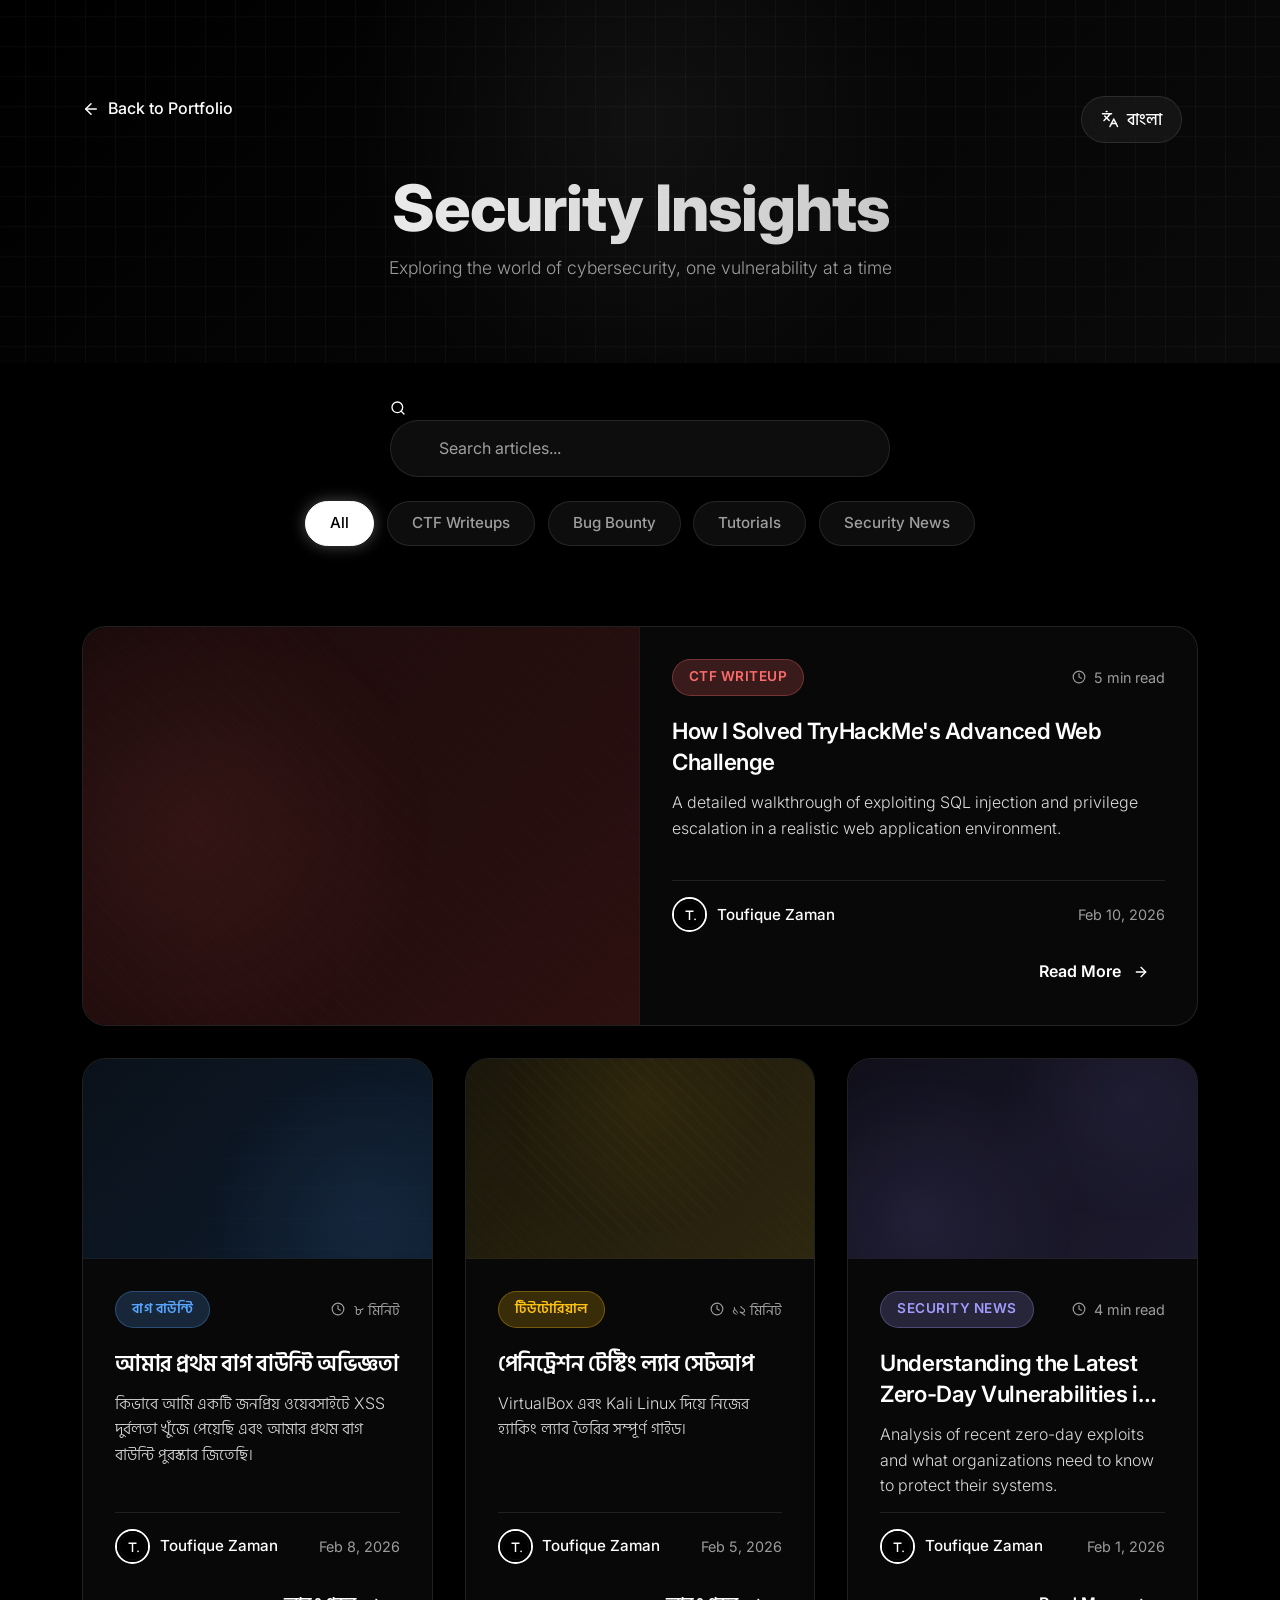
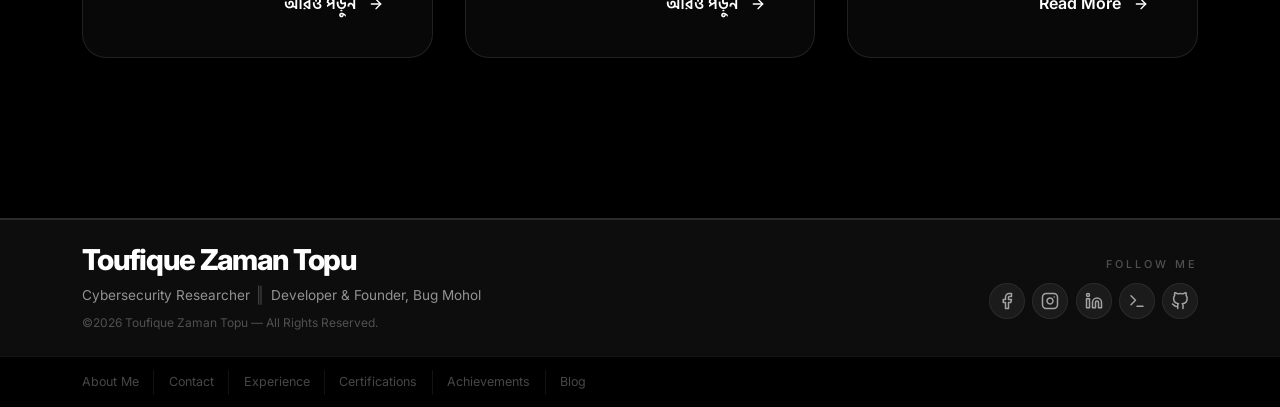
<file: blog.html>
<!DOCTYPE html>
<html lang="en">

<head>
    <meta charset="utf-8" />
    <meta name="viewport" content="width=device-width, initial-scale=1" />
    <!-- SEO Meta Tags -->
    <title>Blog & Writeups - Toufique Zaman Topu</title>
    <meta name="description" content="Read the latest cybersecurity writeups, bug bounty tips, and penetration testing tutorials by Toufique Zaman Topu." />
    <meta name="keywords" content="cybersecurity blog, bug bounty writeup, CTF writeup, penetration testing tutorial, Toufique Zaman blog" />
    <meta name="author" content="Toufique Zaman Topu" />
    <meta name="robots" content="index, follow" />
    
    <!-- Canonical URL (Replace with your actual domain) -->
    <link rel="canonical" href="https://zaman-topu.github.io/blog.html" />

    <!-- Open Graph / Facebook / LinkedIn -->
    <meta property="og:type" content="website" />
    <meta property="og:title" content="Blog & Writeups - Toufique Zaman Topu" />
    <meta property="og:description" content="Read the latest cybersecurity writeups, bug bounty tips, and penetration testing tutorials." />
    <meta property="og:url" content="https://zaman-topu.github.io/blog.html" />
    <meta property="og:image" content="https://zaman-topu.github.io/assets/image/blog-og-image.jpg" />

    <!-- Twitter -->
    <meta name="twitter:card" content="summary_large_image" />
    <meta name="twitter:title" content="Blog & Writeups - Toufique Zaman Topu" />
    <meta name="twitter:description" content="Read the latest cybersecurity writeups, bug bounty tips, and penetration testing tutorials." />
    <meta name="twitter:image" content="https://zaman-topu.github.io/assets/image/blog-og-image.jpg" />
    <link rel="icon" type="image/svg+xml" href="assets/image/favicon.svg">
    <link href="https://cdn.jsdelivr.net/npm/bootstrap@5.3.0-alpha1/dist/css/bootstrap.min.css" rel="stylesheet"
        integrity="sha384-GLhlTQ8iRABdZLl6O3oVMWSktQOp6b7In1Zl3/Jr59b6EGGoI1aFkw7cmDA6j6gD" crossorigin="anonymous" />
    <link rel="stylesheet" href="style.css" />
    <link rel="stylesheet" href="assets/css/blog.css?v=3" />
    <!-- Google Fonts for Bangla -->
    <link rel="preconnect" href="https://fonts.googleapis.com">
    <link rel="preconnect" href="https://fonts.gstatic.com" crossorigin>
    <link href="https://fonts.googleapis.com/css2?family=Hind+Siliguri:wght@300;400;500;600;700&display=swap"
        rel="stylesheet">
</head>

<body>
    <!-- Blog Header -->
    <section class="blog-header">
        <div class="container">
            <div class="header-content">
                <a href="index.html" class="back-btn">
                    <svg xmlns="http://www.w3.org/2000/svg" width="18" height="18" viewBox="0 0 24 24" fill="none" stroke="currentColor" stroke-width="2" stroke-linecap="round" stroke-linejoin="round"><line x1="19" y1="12" x2="5" y2="12"/><polyline points="12 19 5 12 12 5"/></svg>
                    <span data-en="Back to Portfolio" data-bn="পোর্টফোলিওতে ফিরুন">Back to Portfolio</span>
                </a>

                <div class="blog-title-section">
                    <h1 class="blog-main-title" data-en="Security Insights" data-bn="নিরাপত্তা অন্তর্দৃষ্টি">Security
                        Insights</h1>
                    <p class="blog-subtitle" data-en="Exploring the world of cybersecurity, one vulnerability at a time"
                        data-bn="সাইবার নিরাপত্তার জগৎ অন্বেষণ, একবারে একটি দুর্বলতা">
                        Exploring the world of cybersecurity, one vulnerability at a time
                    </p>
                </div>

                <button class="lang-toggle" id="langToggle">
                    <svg xmlns="http://www.w3.org/2000/svg" width="18" height="18" viewBox="0 0 24 24" fill="none" stroke="currentColor" stroke-width="2" stroke-linecap="round" stroke-linejoin="round"><path d="m5 8 6 6"/><path d="m4 14 6-6 2-3"/><path d="M2 5h12"/><path d="M7 2h1"/><path d="m22 22-5-10-5 10"/><path d="M14 18h6"/></svg>
                    <span id="langText">বাংলা</span>
                </button>
            </div>
        </div>
    </section>

    <!-- Search and Filter Section -->
    <section class="search-filter-section">
        <div class="container">
            <div class="search-filter-container">
                <div class="search-box">
                    <svg xmlns="http://www.w3.org/2000/svg" width="16" height="16" viewBox="0 0 24 24" fill="none" stroke="currentColor" stroke-width="2" stroke-linecap="round" stroke-linejoin="round"><circle cx="11" cy="11" r="8"/><line x1="21" y1="21" x2="16.65" y2="16.65"/></svg>
                    <input type="text" id="searchInput" placeholder="Search articles..."
                        data-placeholder-en="Search articles..." data-placeholder-bn="আর্টিকেল খুঁজুন...">
                </div>

                <div class="filter-tags">
                    <button class="filter-tag active" data-category="all">
                        <span data-en="All" data-bn="সব">All</span>
                    </button>
                    <button class="filter-tag" data-category="ctf">
                        <span data-en="CTF Writeups" data-bn="CTF রাইটআপ">CTF Writeups</span>
                    </button>
                    <button class="filter-tag" data-category="bugbounty">
                        <span data-en="Bug Bounty" data-bn="বাগ বাউন্টি">Bug Bounty</span>
                    </button>
                    <button class="filter-tag" data-category="tutorial">
                        <span data-en="Tutorials" data-bn="টিউটোরিয়াল">Tutorials</span>
                    </button>
                    <button class="filter-tag" data-category="news">
                        <span data-en="Security News" data-bn="নিরাপত্তা সংবাদ">Security News</span>
                    </button>
                </div>
            </div>
        </div>
    </section>

    <!-- Blog Grid Section -->
    <section class="blog-grid-section">
        <div class="container">
            <div class="blog-grid" id="blogGrid">

                <!-- Blog Card 1 - Sample Bangla (Featured) -->
                <article class="blog-card featured" data-category="ctf">
                    <div class="blog-card-cover"></div>
                    <div class="blog-card-body">
                        <div class="blog-card-header">
                            <span class="category-badge ctf" data-en="CTF Writeup" data-bn="CTF রাইটআপ">CTF Writeup</span>
                            <span class="read-time">
                                <svg xmlns="http://www.w3.org/2000/svg" width="14" height="14" viewBox="0 0 24 24" fill="none" stroke="currentColor" stroke-width="2" stroke-linecap="round" stroke-linejoin="round" style="margin-right:2px;"><circle cx="12" cy="12" r="10"/><polyline points="12 6 12 12 16 14"/></svg>
                                <span data-en="5 min read" data-bn="৫ মিনিট">5 min read</span>
                            </span>
                        </div>

                        <div class="blog-card-content">
                            <h3 class="blog-card-title" data-en="How I Solved TryHackMe's Advanced Web Challenge"
                                data-bn="কিভাবে আমি TryHackMe এর এডভান্সড ওয়েব চ্যালেঞ্জ সমাধান করলাম">
                                How I Solved TryHackMe's Advanced Web Challenge
                            </h3>

                            <p class="blog-card-excerpt"
                                data-en="A detailed walkthrough of exploiting SQL injection and privilege escalation in a realistic web application environment."
                                data-bn="একটি বাস্তবসম্মত ওয়েব অ্যাপ্লিকেশন পরিবেশে SQL ইনজেকশন এবং প্রিভিলেজ এস্কেলেশন কাজে লাগানোর বিস্তারিত ওয়াকথ্রু।">
                                A detailed walkthrough of exploiting SQL injection and privilege escalation in a realistic
                                web application environment.
                            </p>

                            <div class="blog-card-meta">
                                <div class="author-info">
                                    <img src="./assets/image/favicon.svg" alt="Author" class="author-avatar">
                                    <span class="author-name">Toufique Zaman</span>
                                </div>
                                <span class="post-date">Feb 10, 2026</span>
                            </div>
                        </div>

                        <div class="blog-card-footer">
                            <a href="blog/tryhackme-advanced-web-challenge.html" class="read-more-btn">
                                <span data-en="Read More" data-bn="আরও পড়ুন">Read More</span>
                                <svg xmlns="http://www.w3.org/2000/svg" width="16" height="16" viewBox="0 0 24 24" fill="none" stroke="currentColor" stroke-width="2" stroke-linecap="round" stroke-linejoin="round" style="margin-left:4px;"><line x1="5" y1="12" x2="19" y2="12"/><polyline points="12 5 19 12 12 19"/></svg>
                            </a>
                        </div>
                    </div>
                </article>

                <!-- Blog Card 2 - Sample English -->
                <article class="blog-card" data-category="bugbounty">
                    <div class="blog-card-cover"></div>
                    <div class="blog-card-body">
                        <div class="blog-card-header">
                            <span class="category-badge bugbounty" data-en="Bug Bounty" data-bn="বাগ বাউন্টি">বাগ
                                বাউন্টি</span>
                            <span class="read-time">
                                <svg xmlns="http://www.w3.org/2000/svg" width="14" height="14" viewBox="0 0 24 24" fill="none" stroke="currentColor" stroke-width="2" stroke-linecap="round" stroke-linejoin="round" style="margin-right:2px;"><circle cx="12" cy="12" r="10"/><polyline points="12 6 12 12 16 14"/></svg>
                                <span data-en="8 min read" data-bn="৮ মিনিট">৮ মিনিট</span>
                            </span>
                        </div>

                        <div class="blog-card-content">
                            <h3 class="blog-card-title" data-en="My First Bug Bounty Experience"
                                data-bn="আমার প্রথম বাগ বাউন্টি অভিজ্ঞতা">
                                আমার প্রথম বাগ বাউন্টি অভিজ্ঞতা
                            </h3>

                            <p class="blog-card-excerpt"
                                data-en="How I discovered an XSS vulnerability in a popular website and won my first reward."
                                data-bn="কিভাবে আমি একটি জনপ্রিয় ওয়েবসাইটে XSS দুর্বলতা খুঁজে পেয়েছি এবং আমার প্রথম বাগ বাউন্টি পুরস্কার জিতেছি।">
                                কিভাবে আমি একটি জনপ্রিয় ওয়েবসাইটে XSS দুর্বলতা খুঁজে পেয়েছি এবং আমার প্রথম বাগ বাউন্টি
                                পুরস্কার জিতেছি।
                            </p>

                            <div class="blog-card-meta">
                                <div class="author-info">
                                    <img src="./assets/image/favicon.svg" alt="Author" class="author-avatar">
                                    <span class="author-name">Toufique Zaman</span>
                                </div>
                                <span class="post-date">Feb 8, 2026</span>
                            </div>
                        </div>

                        <div class="blog-card-footer">
                            <a href="blog/amar-prothom-bug-bounty.html" class="read-more-btn">
                                <span data-en="Read More" data-bn="আরও পড়ুন">আরও পড়ুন</span>
                                <svg xmlns="http://www.w3.org/2000/svg" width="16" height="16" viewBox="0 0 24 24" fill="none" stroke="currentColor" stroke-width="2" stroke-linecap="round" stroke-linejoin="round" style="margin-left:4px;"><line x1="5" y1="12" x2="19" y2="12"/><polyline points="12 5 19 12 12 19"/></svg>
                            </a>
                        </div>
                    </div>
                </article>

                <!-- Blog Card 3 - Tutorial -->
                <article class="blog-card" data-category="tutorial">
                    <div class="blog-card-cover"></div>
                    <div class="blog-card-body">
                        <div class="blog-card-header">
                            <span class="category-badge tutorial" data-en="Tutorial"
                                data-bn="টিউটোরিয়াল">টিউটোরিয়াল</span>
                            <span class="read-time">
                                <svg xmlns="http://www.w3.org/2000/svg" width="14" height="14" viewBox="0 0 24 24" fill="none" stroke="currentColor" stroke-width="2" stroke-linecap="round" stroke-linejoin="round" style="margin-right:2px;"><circle cx="12" cy="12" r="10"/><polyline points="12 6 12 12 16 14"/></svg>
                                <span data-en="12 min read" data-bn="১২ মিনিট">১২ মিনিট</span>
                            </span>
                        </div>

                        <div class="blog-card-content">
                            <h3 class="blog-card-title" data-en="Setting Up Penetration Testing Lab"
                                data-bn="পেনিট্রেশন টেস্টিং ল্যাব সেটআপ">
                                পেনিট্রেশন টেস্টিং ল্যাব সেটআপ
                            </h3>

                            <p class="blog-card-excerpt"
                                data-en="Complete guide to create your hacking lab with VirtualBox and Kali Linux."
                                data-bn="VirtualBox এবং Kali Linux দিয়ে নিজের হ্যাকিং ল্যাব তৈরির সম্পূর্ণ গাইড।">
                                VirtualBox এবং Kali Linux দিয়ে নিজের হ্যাকিং ল্যাব তৈরির সম্পূর্ণ গাইড।
                            </p>

                            <div class="blog-card-meta">
                                <div class="author-info">
                                    <img src="./assets/image/favicon.svg" alt="Author" class="author-avatar">
                                    <span class="author-name">Toufique Zaman</span>
                                </div>
                                <span class="post-date">Feb 5, 2026</span>
                            </div>
                        </div>

                        <div class="blog-card-footer">
                            <a href="blog/penetration-testing-lab-setup.html" class="read-more-btn">
                                <span data-en="Read More" data-bn="আরও পড়ুন">আরও পড়ুন</span>
                                <svg xmlns="http://www.w3.org/2000/svg" width="16" height="16" viewBox="0 0 24 24" fill="none" stroke="currentColor" stroke-width="2" stroke-linecap="round" stroke-linejoin="round" style="margin-left:4px;"><line x1="5" y1="12" x2="19" y2="12"/><polyline points="12 5 19 12 12 19"/></svg>
                            </a>
                        </div>
                    </div>
                </article>

                <!-- Blog Card 4 - Security News -->
                <article class="blog-card" data-category="news">
                    <div class="blog-card-cover"></div>
                    <div class="blog-card-body">
                        <div class="blog-card-header">
                            <span class="category-badge news" data-en="Security News" data-bn="নিরাপত্তা সংবাদ">Security
                                News</span>
                            <span class="read-time">
                                <svg xmlns="http://www.w3.org/2000/svg" width="14" height="14" viewBox="0 0 24 24" fill="none" stroke="currentColor" stroke-width="2" stroke-linecap="round" stroke-linejoin="round" style="margin-right:2px;"><circle cx="12" cy="12" r="10"/><polyline points="12 6 12 12 16 14"/></svg>
                                <span data-en="4 min read" data-bn="৪ মিনিট">4 min read</span>
                            </span>
                        </div>

                        <div class="blog-card-content">
                            <h3 class="blog-card-title" data-en="Understanding the Latest Zero-Day Vulnerabilities in 2026"
                                data-bn="২০২৬ সালে সর্বশেষ জিরো-ডে দুর্বলতা বোঝা">
                                Understanding the Latest Zero-Day Vulnerabilities in 2026
                            </h3>

                            <p class="blog-card-excerpt"
                                data-en="Analysis of recent zero-day exploits and what organizations need to know to protect their systems."
                                data-bn="সাম্প্রতিক জিরো-ডে এক্সপ্লয়েট বিশ্লেষণ এবং তাদের সিস্টেম রক্ষা করতে প্রতিষ্ঠানগুলির কী জানা দরকার।">
                                Analysis of recent zero-day exploits and what organizations need to know to protect their
                                systems.
                            </p>

                            <div class="blog-card-meta">
                                <div class="author-info">
                                    <img src="./assets/image/favicon.svg" alt="Author" class="author-avatar">
                                    <span class="author-name">Toufique Zaman</span>
                                </div>
                                <span class="post-date">Feb 1, 2026</span>
                            </div>
                        </div>

                        <div class="blog-card-footer">
                            <a href="#" class="read-more-btn">
                                <span data-en="Read More" data-bn="আরও পড়ুন">Read More</span>
                                <svg xmlns="http://www.w3.org/2000/svg" width="16" height="16" viewBox="0 0 24 24" fill="none" stroke="currentColor" stroke-width="2" stroke-linecap="round" stroke-linejoin="round" style="margin-left:4px;"><line x1="5" y1="12" x2="19" y2="12"/><polyline points="12 5 19 12 12 19"/></svg>
                            </a>
                        </div>
                    </div>
                </article>

            </div>

            <!-- 
            =============================================
            BLOG POST TEMPLATE (COPY & PASTE TO ADD NEW)
            =============================================
            
            <article class="blog-card" data-category="CATEGORY_SLUG">
              <div class="blog-card-header">
                <span class="category-badge CATEGORY_CLASS" data-en="CATEGORY_NAME" data-bn="ক্যাটাগরি নাম">CATEGORY_NAME</span>
                <span class="read-time">
                  <i class="bi bi-clock"></i>
                  <span data-en="X min read" data-bn="X মিনিট">X min read</span>
                </span>
              </div>
              
              <div class="blog-card-content">
                <h3 class="blog-card-title" data-en="ENGLISH_TITLE" 
                    data-bn="BANGLA_TITLE">
                  ENGLISH_TITLE
                </h3>
                
                <p class="blog-card-excerpt" data-en="ENGLISH_EXCERPT" 
                   data-bn="BANGLA_EXCERPT">
                  ENGLISH_EXCERPT
                </p>
                
                <div class="blog-card-meta">
                  <div class="author-info">
                    <img src="./assets/image/favicon.svg" alt="Author" class="author-avatar">
                    <span class="author-name">Toufique Zaman</span>
                  </div>
                  <span class="post-date">DATE_HERE</span>
                </div>
              </div>
              
              <div class="blog-card-footer">
                <a href="#" class="read-more-btn">
                  <span data-en="Read More" data-bn="আরও পড়ুন">Read More</span>
                  <i class="bi bi-arrow-right"></i>
                </a>
              </div>
            </article>
            
            Categories: ctf, bugbounty, tutorial, news
            Classes: ctf, bugbounty, tutorial, news
            -->

            <!-- Empty State -->
            <div class="empty-state" id="emptyState" style="display: none;">
                <svg xmlns="http://www.w3.org/2000/svg" width="24" height="24" viewBox="0 0 24 24" fill="none" stroke="currentColor" stroke-width="2" stroke-linecap="round" stroke-linejoin="round" style="margin-bottom:1rem;opacity:0.5;"><circle cx="11" cy="11" r="8"/><line x1="21" y1="21" x2="16.65" y2="16.65"/></svg>
                <h3 data-en="No articles found" data-bn="কোন আর্টিকেল পাওয়া যায়নি">No articles found</h3>
                <p data-en="Try adjusting your search or filter criteria"
                    data-bn="আপনার অনুসন্ধান বা ফিল্টার মানদণ্ড সামঞ্জস্য করার চেষ্টা করুন">
                    Try adjusting your search or filter criteria
                </p>
            </div>
        </div>
    </section>

    <!-- Footer -->
  <footer class="jg-footer">
    <div class="jg-footer__body">
      <div class="container">
        <div class="row align-items-center py-4">
          <div class="col-12 col-md-7">
            <div class="jg-footer__logo">Toufique Zaman Topu</div>
            <div class="jg-footer__meta mt-2">
              <span>Cybersecurity Researcher</span>
              <span class="jg-footer__meta-sep">&#x2016;</span>
              <span>Developer &amp; Founder, Bug Mohol</span>
            </div>
            <div class="jg-footer__copy mt-1">
              &copy;<span id="currentYear">2026</span> Toufique Zaman Topu &mdash; All Rights Reserved.
            </div>
          </div>
          <div class="col-12 col-md-5 text-md-end mt-4 mt-md-0">
            <div class="jg-footer__follow-label">Follow Me</div>
            <div class="jg-footer__socials">
              <a href="https://www.facebook.com/zamantopu.official/" target="_blank" title="Facebook"><svg xmlns="http://www.w3.org/2000/svg" width="18" height="18" viewBox="0 0 24 24" fill="none" stroke="currentColor" stroke-width="2" stroke-linecap="round" stroke-linejoin="round"><path d="M18 2h-3a5 5 0 0 0-5 5v3H7v4h3v8h4v-8h3l1-4h-4V7a1 1 0 0 1 1-1h3z"/></svg></a>
              <a href="https://www.instagram.com/zamantopu.official/" target="_blank" title="Instagram"><svg xmlns="http://www.w3.org/2000/svg" width="18" height="18" viewBox="0 0 24 24" fill="none" stroke="currentColor" stroke-width="2" stroke-linecap="round" stroke-linejoin="round"><rect x="2" y="2" width="20" height="20" rx="5" ry="5"/><path d="M16 11.37A4 4 0 1 1 12.63 8 4 4 0 0 1 16 11.37z"/><line x1="17.5" y1="6.5" x2="17.51" y2="6.5"/></svg></a>
              <a href="https://www.linkedin.com/in/zaman-topu/" target="_blank" title="LinkedIn"><svg xmlns="http://www.w3.org/2000/svg" width="18" height="18" viewBox="0 0 24 24" fill="none" stroke="currentColor" stroke-width="2" stroke-linecap="round" stroke-linejoin="round"><path d="M16 8a6 6 0 0 1 6 6v7h-4v-7a2 2 0 0 0-2-2 2 2 0 0 0-2 2v7h-4v-7a6 6 0 0 1 6-6z"/><rect x="2" y="9" width="4" height="12"/><circle cx="4" cy="4" r="2"/></svg></a>
              <a href="https://tryhackme.com/p/zamantopu" target="_blank" title="TryHackMe"><svg xmlns="http://www.w3.org/2000/svg" width="18" height="18" viewBox="0 0 24 24" fill="none" stroke="currentColor" stroke-width="2" stroke-linecap="round" stroke-linejoin="round"><polyline points="4 17 10 11 4 5"/><line x1="12" y1="19" x2="20" y2="19"/></svg></a>
              <a href="https://github.com/zaman-topu" target="_blank" title="GitHub"><svg xmlns="http://www.w3.org/2000/svg" width="18" height="18" viewBox="0 0 24 24" fill="none" stroke="currentColor" stroke-width="2" stroke-linecap="round" stroke-linejoin="round"><path d="M9 19c-5 1.5-5-2.5-7-3m14 6v-3.87a3.37 3.37 0 0 0-.94-2.61c3.14-.35 6.44-1.54 6.44-7A5.44 5.44 0 0 0 20 4.77 5.07 5.07 0 0 0 19.91 1S18.73.65 16 2.48a13.38 13.38 0 0 0-7 0C6.27.65 5.09 1 5.09 1A5.07 5.07 0 0 0 5 4.77a5.44 5.44 0 0 0-1.5 3.78c0 5.42 3.3 6.61 6.44 7A3.37 3.37 0 0 0 9 18.13V22"/></svg></a>
            </div>
          </div>
        </div>
      </div>
    </div>
    <div class="jg-footer__navbar">
      <div class="container">
        <div class="jg-footer__navlinks">
          <a href="index.html#about">About Me</a>
          <a href="index.html#contact">Contact</a>
          <a href="index.html#experience">Experience</a>
          <a href="index.html#portfolio">Certifications</a>
          <a href="index.html#achievements">Achievements</a>
          <a href="blog.html">Blog</a>
        </div>
      </div>
    </div>
  </footer>

    <script src="https://cdn.jsdelivr.net/npm/bootstrap@5.3.0-alpha1/dist/js/bootstrap.bundle.min.js"
        integrity="sha384-w76AqPfDkMBDXo30jS1Sgez6pr3x5MlQ1ZAGC+nuZB+EYdgRZgiwxhTBTkF7CXvN"
        crossorigin="anonymous"></script>
    <script src="assets/js/blog-posts-data.js?v=2"></script>
    <script src="assets/js/blog.js?v=2"></script>
</body>

</html>
</file>
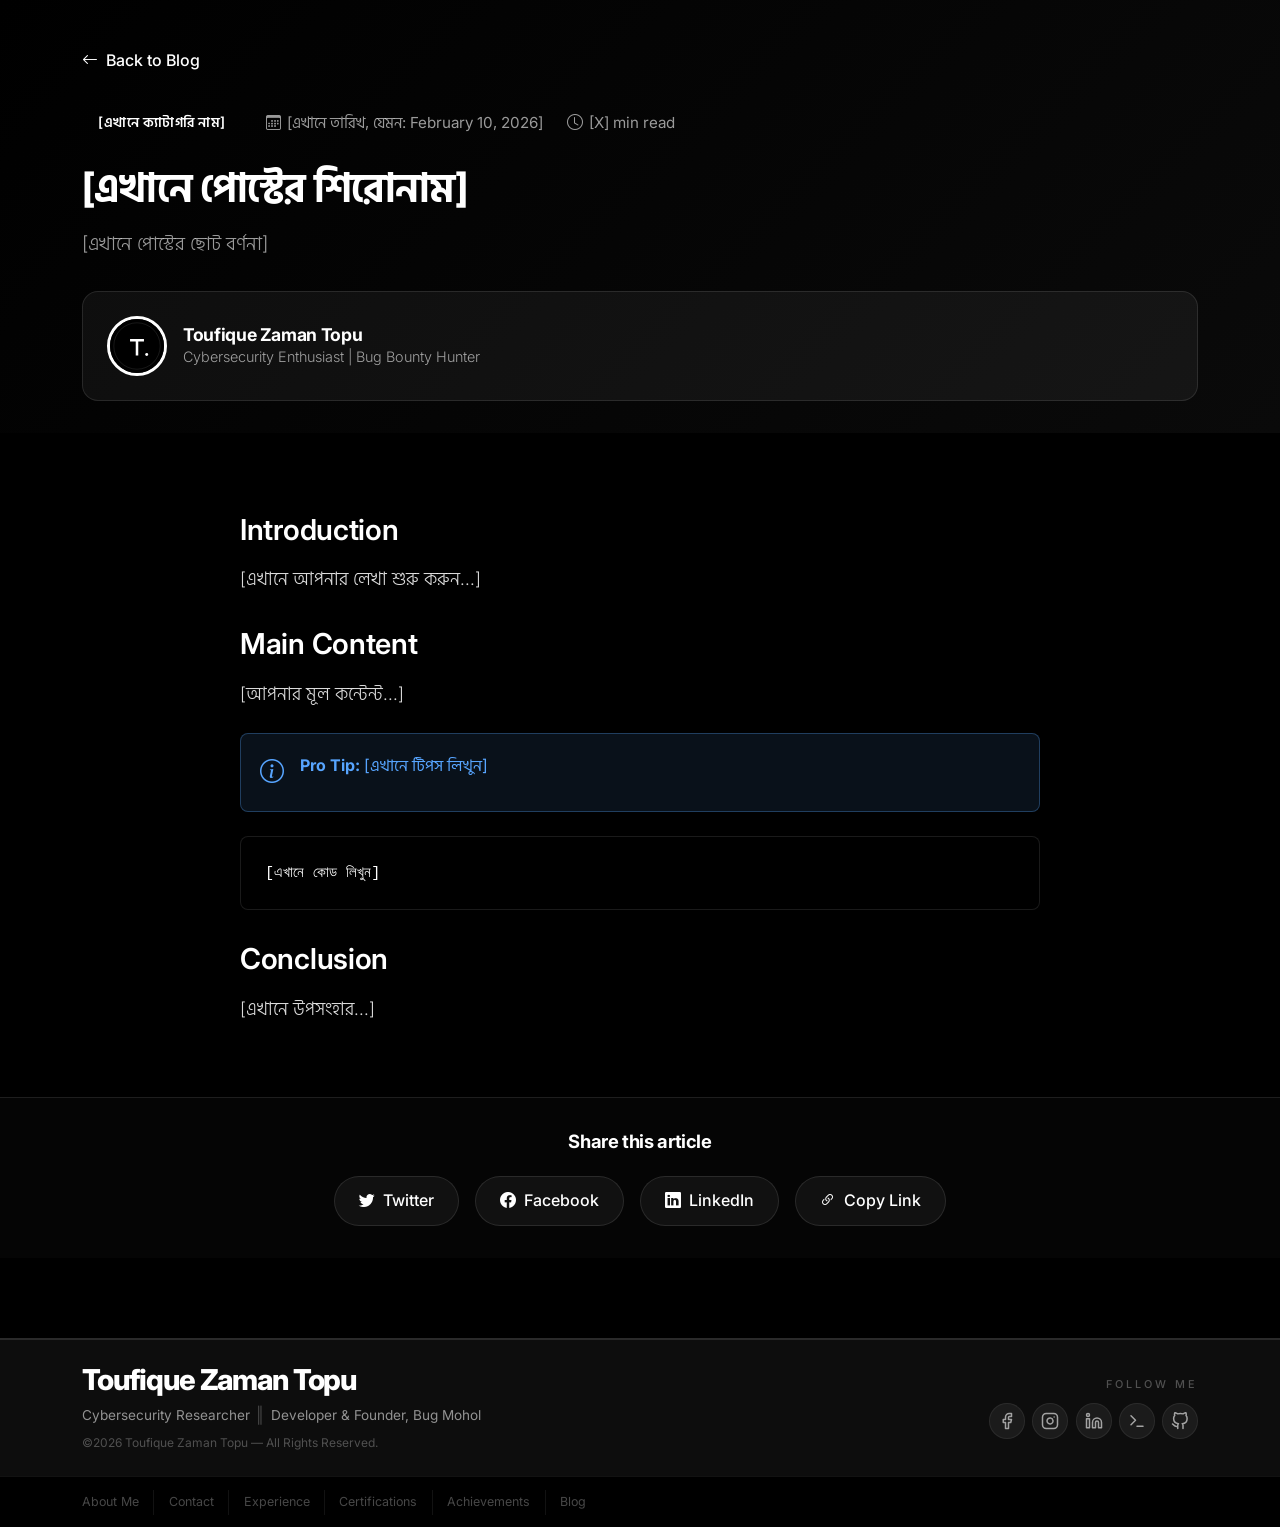
<file: NEW-POST-TEMPLATE.html>
<!--
==============================================================
📝 ব্লগ পোস্ট তৈরির খুব সহজ টেম্পলেট
==============================================================

এই টেম্পলেট দিয়ে আপনি একটি সম্পূর্ণ ব্লগ পোস্ট তৈরি করতে পারবেন।
শুধু নিচের জায়গাগুলো পূরণ করুন:

1. PERMALINK (URL): আপনার পোস্টের লিংক (শুধু ইংরেজি ছোট হাতের অক্ষর এবং হাইফেন ব্যবহার করুন)
   উদাহরণ: my-first-ctf-writeup

2. SEO TITLE: Google এ যা দেখাবে (৬০ অক্ষরের মধ্যে)
   উদাহরণ: How I Solved TryHackMe's Advanced Web Challenge

3. SEO DESCRIPTION: Google এ টাইটেলের নিচে যা দেখাবে (১৬০ অক্ষরের মধ্যে)
   উদাহরণ: A detailed walkthrough of exploiting SQL injection...

4. SEO KEYWORDS: Google এর জন্য কীওয়ার্ড (কমা দিয়ে আলাদা করুন)
   উদাহরণ: CTF, TryHackMe, SQL Injection, Hacking

5. CATEGORY: একটি বেছে নিন - ctf / bugbounty / tutorial / news

6. POST TITLE: আপনার পোস্টের শিরোনাম

7. POST SUBTITLE: ছোট বর্ণনা

8. CONTENT: আপনার সম্পূর্ণ লেখা

নিচে একটি টেম্পলেট আছে - এটা কপি/পেস্ট করে ব্যবহার করুন।
-->

<!DOCTYPE html>
<html lang="en">

<head>
    <meta charset="utf-8" />
    <meta name="viewport" content="width=device-width, initial-scale=1" />

    <!-- 
  ★★★ এখানে SEO তথ্য দিন ★★★
  -->
    <title>[এখানে SEO Title লিখুন - ৬০ অক্ষরের মধ্যে] - Toufique Zaman</title>
    <meta name="description" content="[এখানে SEO Description লিখুন - ১৬০ অক্ষরের মধ্যে]" />
    <meta name="keywords" content="[এখানে Keywords লিখুন, কমা দিয়ে আলাদা করে]" />
    <meta name="author" content="Toufique Zaman Topu" />
    <meta name="robots" content="index, follow" />
    
    <!-- Canonical URL -->
    <link rel="canonical" href="https://zaman-topu.github.io/blog/[এখানে PERMALINK]" />

    <!-- Open Graph / Facebook -->
    <meta property="og:type" content="article" />
    <meta property="og:title" content="[এখানে আবার Title]" />
    <meta property="og:description" content="[এখানে আবার Description]" />
    <meta property="og:url" content="https://zaman-topu.github.io/blog/[এখানে PERMALINK]" />
    <meta property="og:image" content="https://zaman-topu.github.io/assets/image/blog-og-image.jpg" />

    <!-- Twitter -->
    <meta name="twitter:card" content="summary_large_image" />
    <meta name="twitter:title" content="[এখানে আবার Title]" />
    <meta name="twitter:description" content="[এখানে আবার Description]" />
    <meta name="twitter:image" content="https://zaman-topu.github.io/assets/image/blog-og-image.jpg" />

    <link rel="icon" type="image/svg+xml" href="../assets/image/favicon.svg">
    <link href="https://cdn.jsdelivr.net/npm/bootstrap@5.3.0-alpha1/dist/css/bootstrap.min.css" rel="stylesheet"
        integrity="sha384-GLhlTQ8iRABdZLl6O3oVMWSktQOp6b7In1Zl3/Jr59b6EGGoI1aFkw7cmDA6j6gD" crossorigin="anonymous" />
    <link rel="stylesheet" href="https://cdn.jsdelivr.net/npm/bootstrap-icons@1.10.3/font/bootstrap-icons.css" />
    <link rel="stylesheet" href="../style.css" />
    <link rel="stylesheet" href="../assets/css/blog.css" />
    <link rel="stylesheet" href="../assets/css/blog-post.css" />
    <link rel="preconnect" href="https://fonts.googleapis.com">
    <link rel="preconnect" href="https://fonts.gstatic.com" crossorigin>
    <link href="https://fonts.googleapis.com/css2?family=Hind+Siliguri:wght@300;400;500;600;700&display=swap"
        rel="stylesheet">
</head>

<body>
    <!-- Post Header -->
    <section class="post-header">
        <div class="container">
            <a href="../blog.html" class="back-to-blog">
                <i class="bi bi-arrow-left"></i>
                Back to Blog
            </a>

            <!-- 
      ★★★ এখানে Category এবং Date দিন ★★★
      -->
            <div class="post-meta-top">
                <span class="category-badge [এখানে ক্যাটাগরি: ctf/bugbounty/tutorial/news]">[এখানে ক্যাটাগরি নাম]</span>
                <span class="post-date"><i class="bi bi-calendar3"></i> [এখানে তারিখ, যেমন: February 10, 2026]</span>
                <span class="read-time"><i class="bi bi-clock"></i> [X] min read</span>
            </div>

            <!-- 
      ★★★ এখানে Title এবং Subtitle দিন ★★★
      -->
            <h1 class="post-title">[এখানে পোস্টের শিরোনাম]</h1>
            <p class="post-subtitle">[এখানে পোস্টের ছোট বর্ণনা]</p>

            <div class="author-section">
                <img src="../assets/image/favicon.svg" alt="Toufique Zaman" class="author-avatar-large">
                <div class="author-details">
                    <h4>Toufique Zaman Topu</h4>
                    <p>Cybersecurity Enthusiast | Bug Bounty Hunter</p>
                </div>
            </div>
        </div>
    </section>

    <!-- Post Content -->
    <article class="post-content">
        <div class="container">
            <div class="content-wrapper">

                <!-- 
        ★★★★★★★★★★★★★★★★★★★★★★★★★★★★★★★★★★★★★★★★★★★★★★★
        এখানে আপনার সম্পূর্ণ পোস্ট লিখুন
        ব্যবহার করতে পারেন:
        - <h2>বড় শিরোনাম</h2>
        - <p>প্যারাগ্রাফ</p>
        - <ul><li>লিস্ট আইটেম</li></ul>
        - <ol><li>নাম্বার লিস্ট</li></ol>
        
        বিশেষ বক্স:
        - Info Box (নীল): <div class="alert-box info">...</div>
        - Success Box (সবুজ): <div class="alert-box success">...</div>
        - Warning Box (হলুদ): <div class="alert-box warning">...</div>
        
        কোড দেখাতে:
        <div class="code-block">
          <pre><code>এখানে কোড</code></pre>
        </div>
        ★★★★★★★★★★★★★★★★★★★★★★★★★★★★★★★★★★★★★★★★★★★★★★★
        -->

                <h2>Introduction</h2>
                <p>[এখানে আপনার লেখা শুরু করুন...]</p>

                <h2>Main Content</h2>
                <p>[আপনার মূল কন্টেন্ট...]</p>

                <div class="alert-box info">
                    <i class="bi bi-info-circle"></i>
                    <div>
                        <strong>Pro Tip:</strong> [এখানে টিপস লিখুন]
                    </div>
                </div>

                <div class="code-block">
                    <pre><code>[এখানে কোড লিখুন]</code></pre>
                </div>

                <h2>Conclusion</h2>
                <p>[এখানে উপসংহার...]</p>

            </div>
        </div>
    </article>

    <!-- Share Section -->
    <section class="share-section">
        <div class="container">
            <h3>Share this article</h3>
            <div class="share-buttons">
                <a href="#" class="share-btn twitter"><i class="bi bi-twitter"></i> Twitter</a>
                <a href="#" class="share-btn facebook"><i class="bi bi-facebook"></i> Facebook</a>
                <a href="#" class="share-btn linkedin"><i class="bi bi-linkedin"></i> LinkedIn</a>
                <a href="#" class="share-btn copy"><i class="bi bi-link-45deg"></i> Copy Link</a>
            </div>
        </div>
    </section>

    <!-- Footer -->
  <footer class="jg-footer">
    <div class="jg-footer__body">
      <div class="container">
        <div class="row align-items-center py-4">
          <div class="col-12 col-md-7">
            <div class="jg-footer__logo">Toufique Zaman Topu</div>
            <div class="jg-footer__meta mt-2">
              <span>Cybersecurity Researcher</span>
              <span class="jg-footer__meta-sep">&#x2016;</span>
              <span>Developer &amp; Founder, Bug Mohol</span>
            </div>
            <div class="jg-footer__copy mt-1">
              &copy;<span id="currentYear">2026</span> Toufique Zaman Topu &mdash; All Rights Reserved.
            </div>
          </div>
          <div class="col-12 col-md-5 text-md-end mt-4 mt-md-0">
            <div class="jg-footer__follow-label">Follow Me</div>
            <div class="jg-footer__socials">
              <a href="https://www.facebook.com/zamantopu.official/" target="_blank" title="Facebook"><svg xmlns="http://www.w3.org/2000/svg" width="18" height="18" viewBox="0 0 24 24" fill="none" stroke="currentColor" stroke-width="2" stroke-linecap="round" stroke-linejoin="round"><path d="M18 2h-3a5 5 0 0 0-5 5v3H7v4h3v8h4v-8h3l1-4h-4V7a1 1 0 0 1 1-1h3z"/></svg></a>
              <a href="https://www.instagram.com/zamantopu.official/" target="_blank" title="Instagram"><svg xmlns="http://www.w3.org/2000/svg" width="18" height="18" viewBox="0 0 24 24" fill="none" stroke="currentColor" stroke-width="2" stroke-linecap="round" stroke-linejoin="round"><rect x="2" y="2" width="20" height="20" rx="5" ry="5"/><path d="M16 11.37A4 4 0 1 1 12.63 8 4 4 0 0 1 16 11.37z"/><line x1="17.5" y1="6.5" x2="17.51" y2="6.5"/></svg></a>
              <a href="https://www.linkedin.com/in/zaman-topu/" target="_blank" title="LinkedIn"><svg xmlns="http://www.w3.org/2000/svg" width="18" height="18" viewBox="0 0 24 24" fill="none" stroke="currentColor" stroke-width="2" stroke-linecap="round" stroke-linejoin="round"><path d="M16 8a6 6 0 0 1 6 6v7h-4v-7a2 2 0 0 0-2-2 2 2 0 0 0-2 2v7h-4v-7a6 6 0 0 1 6-6z"/><rect x="2" y="9" width="4" height="12"/><circle cx="4" cy="4" r="2"/></svg></a>
              <a href="https://tryhackme.com/p/zamantopu" target="_blank" title="TryHackMe"><svg xmlns="http://www.w3.org/2000/svg" width="18" height="18" viewBox="0 0 24 24" fill="none" stroke="currentColor" stroke-width="2" stroke-linecap="round" stroke-linejoin="round"><polyline points="4 17 10 11 4 5"/><line x1="12" y1="19" x2="20" y2="19"/></svg></a>
              <a href="https://github.com/zaman-topu" target="_blank" title="GitHub"><svg xmlns="http://www.w3.org/2000/svg" width="18" height="18" viewBox="0 0 24 24" fill="none" stroke="currentColor" stroke-width="2" stroke-linecap="round" stroke-linejoin="round"><path d="M9 19c-5 1.5-5-2.5-7-3m14 6v-3.87a3.37 3.37 0 0 0-.94-2.61c3.14-.35 6.44-1.54 6.44-7A5.44 5.44 0 0 0 20 4.77 5.07 5.07 0 0 0 19.91 1S18.73.65 16 2.48a13.38 13.38 0 0 0-7 0C6.27.65 5.09 1 5.09 1A5.07 5.07 0 0 0 5 4.77a5.44 5.44 0 0 0-1.5 3.78c0 5.42 3.3 6.61 6.44 7A3.37 3.37 0 0 0 9 18.13V22"/></svg></a>
            </div>
          </div>
        </div>
      </div>
    </div>
    <div class="jg-footer__navbar">
      <div class="container">
        <div class="jg-footer__navlinks">
          <a href="../index.html#about">About Me</a>
          <a href="../index.html#contact">Contact</a>
          <a href="../index.html#experience">Experience</a>
          <a href="../index.html#portfolio">Certifications</a>
          <a href="../index.html#achievements">Achievements</a>
          <a href="../blog.html">Blog</a>
        </div>
      </div>
    </div>
  </footer>

    <script src="https://cdn.jsdelivr.net/npm/bootstrap@5.3.0-alpha1/dist/js/bootstrap.bundle.min.js"
        integrity="sha384-w76AqPfDkMBDXo30jS1Sgez6pr3x5MlQ1ZAGC+nuZB+EYdgRZgiwxhTBTkF7CXvN"
        crossorigin="anonymous"></script>
</body>

</html>

<!--
==============================================================
📁 ফাইল সেভ করার নিয়ম
==============================================================

1. এই ফাইলটি "Save As" করুন
2. ফাইলের নাম: আপনার PERMALINK.html
   উদাহরণ: my-first-ctf-writeup.html
3. সেভ করুন এই লোকেশনে: blog/ ফোল্ডারে
   পুরো পাথ: c:/Users/atonm/Downloads/topu's portfolio/blog/

4. তারপর blog.html এ গিয়ে এই পোস্টের লিংক যুক্ত করুন:
   <a href="blog/my-first-ctf-writeup.html" class="read-more-btn">
     <span>Read More</span>
   </a>

==============================================================
-->
</file>
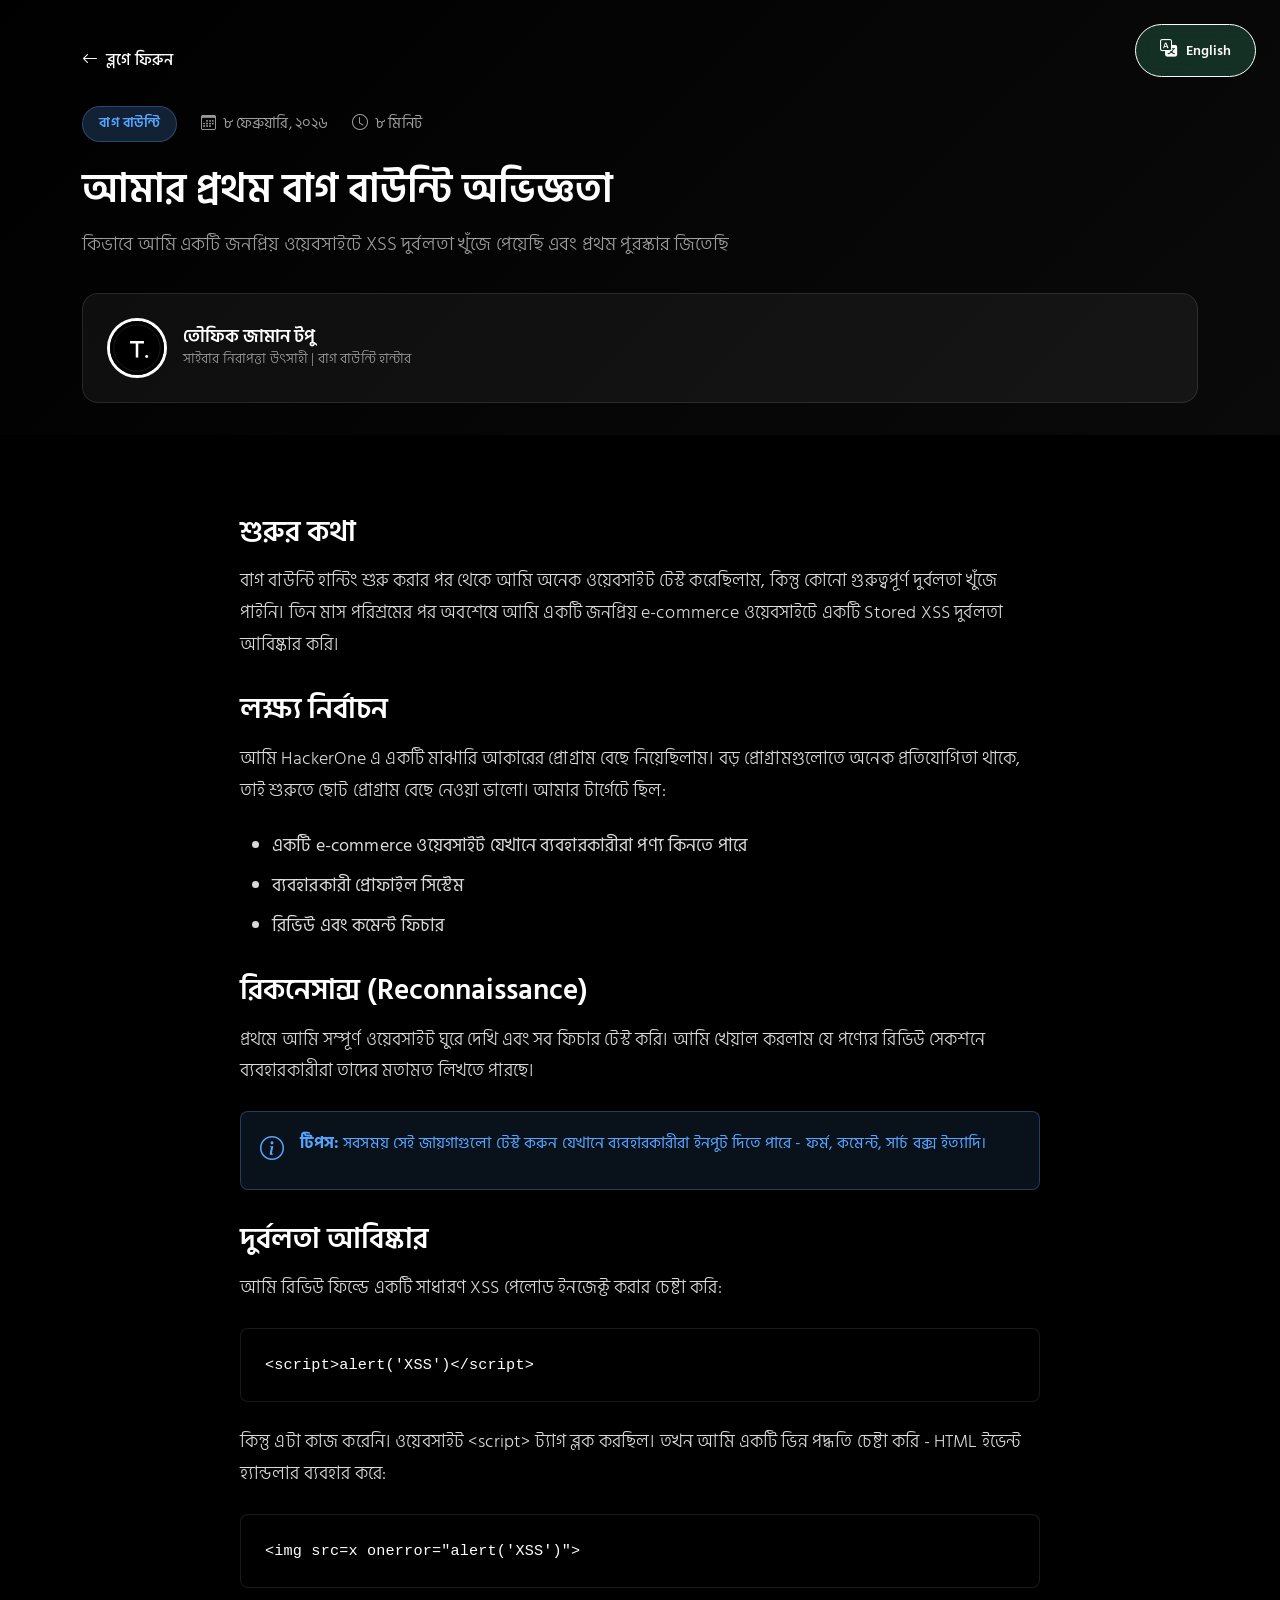
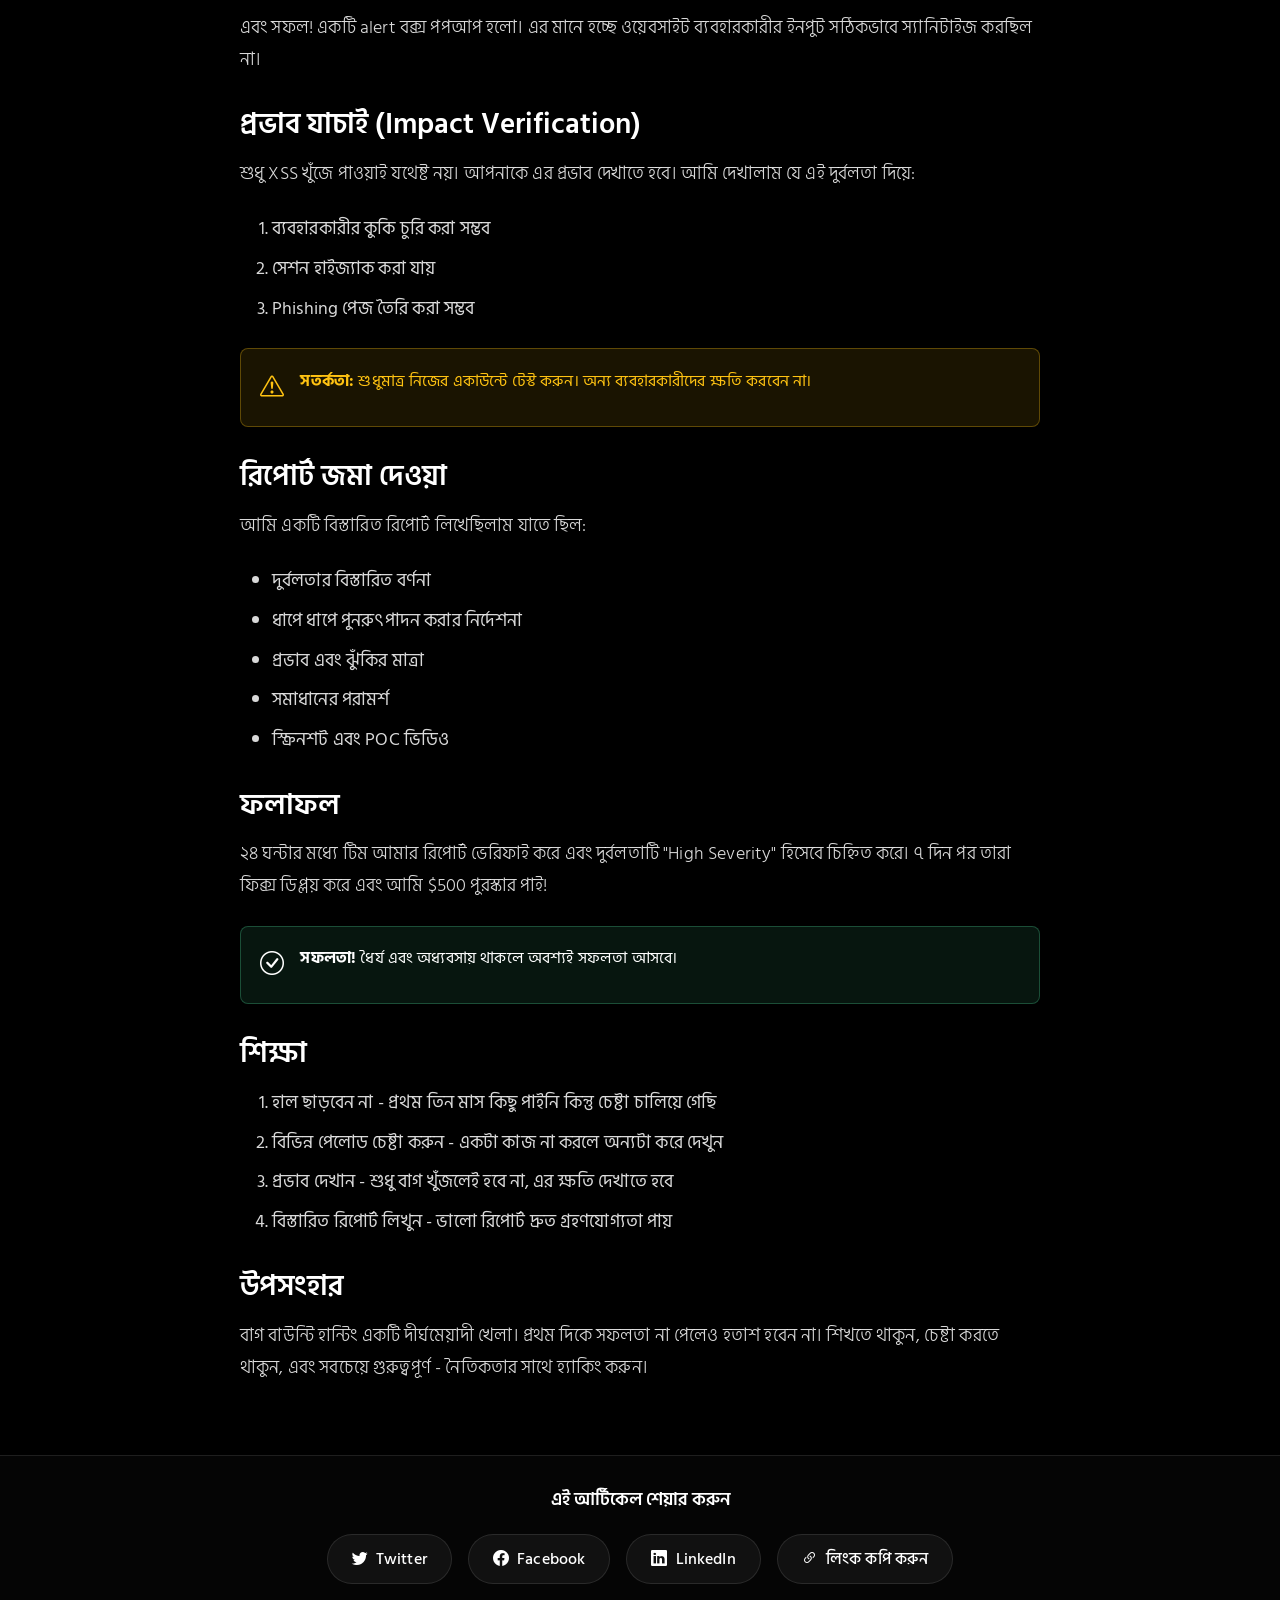
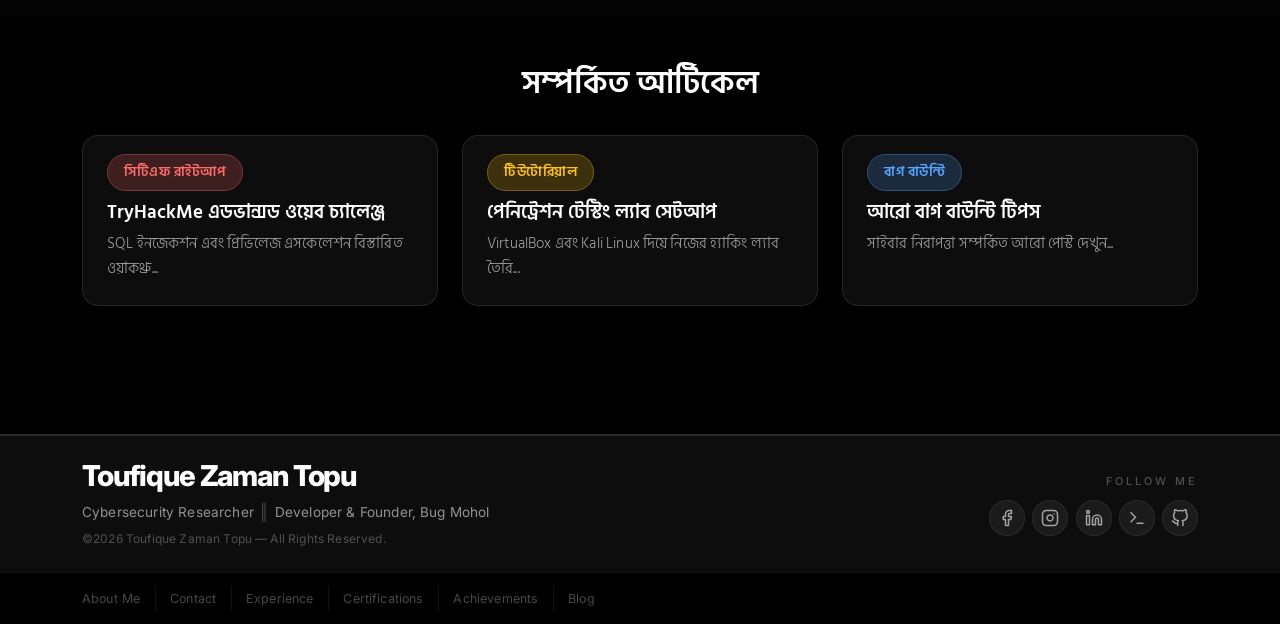
<file: blog/amar-prothom-bug-bounty.html>
<!DOCTYPE html>
<html lang="bn">

<head>
    <meta charset="utf-8" />
    <meta name="viewport" content="width=device-width, initial-scale=1" />

    <!-- SEO Meta Tags -->
    <title>আমার প্রথম বাগ বাউন্টি অভিজ্ঞতা - তৌফিক জামান</title>
    <meta name="description"
        content="কিভাবে আমি একটি জনপ্রিয় ওয়েবসাইটে XSS দুর্বলতা খুঁজে পেয়েছি এবং আমার প্রথম বাগ বাউন্টি পুরস্কার জিতেছি।" />
    <meta name="keywords"
        content="Bug Bounty, XSS, Cross-Site Scripting, Web Security, বাগ বাউন্টি, সাইবার নিরাপত্তা" />
    <meta name="author" content="Toufique Zaman Topu" />
    <meta name="robots" content="index, follow" />

    <!-- Canonical URL -->
    <link rel="canonical" href="https://zaman-topu.github.io/blog/amar-prothom-bug-bounty.html" />

    <!-- Open Graph / Facebook -->
    <meta property="og:type" content="article" />
    <meta property="og:title" content="আমার প্রথম বাগ বাউন্টি অভিজ্ঞতা - তৌফিক জামান" />
    <meta property="og:description" content="কিভাবে আমি একটি জনপ্রিয় ওয়েবসাইটে XSS দুর্বলতা খুঁজে পেয়েছি এবং আমার প্রথম বাগ বাউন্টি পুরস্কার জিতেছি।" />
    <meta property="og:url" content="https://zaman-topu.github.io/blog/amar-prothom-bug-bounty.html" />
    <meta property="og:image" content="https://zaman-topu.github.io/assets/image/blog-og-image.jpg" />

    <!-- Twitter -->
    <meta name="twitter:card" content="summary_large_image" />
    <meta name="twitter:title" content="আমার প্রথম বাগ বাউন্টি অভিজ্ঞতা - তৌফিক জামান" />
    <meta name="twitter:description" content="কিভাবে আমি একটি জনপ্রিয় ওয়েবসাইটে XSS দুর্বলতা খুঁজে পেয়েছি এবং আমার প্রথম বাগ বাউন্টি পুরস্কার জিতেছি।" />
    <meta name="twitter:image" content="https://zaman-topu.github.io/assets/image/blog-og-image.jpg" />

    <link rel="icon" type="image/svg+xml" href="../assets/image/favicon.svg">
    <link href="https://cdn.jsdelivr.net/npm/bootstrap@5.3.0-alpha1/dist/css/bootstrap.min.css" rel="stylesheet"
        integrity="sha384-GLhlTQ8iRABdZLl6O3oVMWSktQOp6b7In1Zl3/Jr59b6EGGoI1aFkw7cmDA6j6gD" crossorigin="anonymous" />
    <link rel="stylesheet" href="https://cdn.jsdelivr.net/npm/bootstrap-icons@1.10.3/font/bootstrap-icons.css" />
    <link rel="stylesheet" href="../style.css" />
    <link rel="stylesheet" href="../assets/css/blog.css" />
    <link rel="stylesheet" href="../assets/css/blog-post.css" />
    <link rel="stylesheet" href="../assets/css/blog-post-lang-toggle.css" />
    <link rel="preconnect" href="https://fonts.googleapis.com">
    <link rel="preconnect" href="https://fonts.gstatic.com" crossorigin>
    <link href="https://fonts.googleapis.com/css2?family=Hind+Siliguri:wght@300;400;500;600;700&display=swap"
        rel="stylesheet">
</head>

<body class="bangla-mode">
    <!-- Language Toggle Button -->
    <button class="lang-toggle-post" id="langTogglePost">
        <i class="bi bi-translate"></i>
        <span id="langTextPost">English</span>
    </button>

    <!-- Post Header -->
    <section class="post-header">
        <div class="container">
            <a href="../blog.html" class="back-to-blog">
                <i class="bi bi-arrow-left"></i>
                <span data-bn="ব্লগে ফিরুন" data-en="Back to Blog">ব্লগে ফিরুন</span>
            </a>

            <div class="post-meta-top">
                <span class="category-badge bugbounty" data-bn="বাগ বাউন্টি" data-en="Bug Bounty">বাগ বাউন্টি</span>
                <span class="post-date"><i class="bi bi-calendar3"></i> <span data-bn="৮ ফেব্রুয়ারি, ২০২৬"
                        data-en="February 8, 2026">৮ ফেব্রুয়ারি, ২০২৬</span></span>
                <span class="read-time"><i class="bi bi-clock"></i> <span data-bn="৮ মিনিট" data-en="8 min read">৮
                        মিনিট</span></span>
            </div>

            <h1 class="post-title" data-bn="আমার প্রথম বাগ বাউন্টি অভিজ্ঞতা" data-en="My First Bug Bounty Experience">
                আমার প্রথম বাগ বাউন্টি অভিজ্ঞতা</h1>
            <p class="post-subtitle"
                data-bn="কিভাবে আমি একটি জনপ্রিয় ওয়েবসাইটে XSS দুর্বলতা খুঁজে পেয়েছি এবং প্রথম পুরস্কার জিতেছি"
                data-en="How I discovered an XSS vulnerability in a popular website and won my first reward">
                কিভাবে আমি একটি জনপ্রিয় ওয়েবসাইটে XSS দুর্বলতা খুঁজে পেয়েছি এবং প্রথম পুরস্কার জিতেছি
            </p>

            <div class="author-section">
                <img src="../assets/image/favicon.svg" alt="তৌফিক জামান" class="author-avatar-large">
                <div class="author-details">
                    <h4 data-bn="তৌফিক জামান টপু" data-en="Toufique Zaman Topu">তৌফিক জামান টপু</h4>
                    <p data-bn="সাইবার নিরাপত্তা উৎসাহী | বাগ বাউন্টি হান্টার"
                        data-en="Cybersecurity Enthusiast | Bug Bounty Hunter">সাইবার নিরাপত্তা উৎসাহী | বাগ বাউন্টি
                        হান্টার</p>
                </div>
            </div>
        </div>
    </section>

    <!-- Post Content -->
    <article class="post-content">
        <div class="container">
            <div class="content-wrapper">

                <h2 data-bn="শুরুর কথা" data-en="Introduction">শুরুর কথা</h2>
                <p data-bn="বাগ বাউন্টি হান্টিং শুরু করার পর থেকে আমি অনেক ওয়েবসাইট টেস্ট করেছিলাম, কিন্তু কোনো গুরুত্বপূর্ণ দুর্বলতা খুঁজে পাইনি। তিন মাস পরিশ্রমের পর অবশেষে আমি একটি জনপ্রিয় e-commerce ওয়েবসাইটে একটি Stored XSS দুর্বলতা আবিষ্কার করি।"
                    data-en="After starting bug bounty hunting, I tested many websites but couldn't find any significant vulnerabilities. After three months of hard work, I finally discovered a Stored XSS vulnerability in a popular e-commerce website.">
                    বাগ বাউন্টি হান্টিং শুরু করার পর থেকে আমি অনেক ওয়েবসাইট টেস্ট করেছিলাম, কিন্তু কোনো গুরুত্বপূর্ণ
                    দুর্বলতা খুঁজে পাইনি। তিন মাস পরিশ্রমের পর অবশেষে আমি একটি জনপ্রিয় e-commerce ওয়েবসাইটে একটি
                    Stored XSS দুর্বলতা আবিষ্কার করি।
                </p>

                <h2 data-bn="লক্ষ্য নির্বাচন" data-en="Target Selection">লক্ষ্য নির্বাচন</h2>
                <p data-bn="আমি HackerOne এ একটি মাঝারি আকারের প্রোগ্রাম বেছে নিয়েছিলাম। বড় প্রোগ্রামগুলোতে অনেক প্রতিযোগিতা থাকে, তাই শুরুতে ছোট প্রোগ্রাম বেছে নেওয়া ভালো। আমার টার্গেটে ছিল:"
                    data-en="I chose a medium-sized program on HackerOne. Big programs have a lot of competition, so it's better to choose smaller ones at the start. My targets included:">
                    আমি HackerOne এ একটি মাঝারি আকারের প্রোগ্রাম বেছে নিয়েছিলাম। বড় প্রোগ্রামগুলোতে অনেক প্রতিযোগিতা
                    থাকে, তাই শুরুতে ছোট প্রোগ্রাম বেছে নেওয়া ভালো। আমার টার্গেটে ছিল:
                </p>
                <ul>
                    <li data-bn="একটি e-commerce ওয়েবসাইট যেখানে ব্যবহারকারীরা পণ্য কিনতে পারে"
                        data-en="An e-commerce website where users could buy products">একটি e-commerce ওয়েবসাইট যেখানে
                        ব্যবহারকারীরা পণ্য কিনতে পারে</li>
                    <li data-bn="ব্যবহারকারী প্রোফাইল সিস্টেম" data-en="User profile system">ব্যবহারকারী প্রোফাইল
                        সিস্টেম</li>
                    <li data-bn="রিভিউ এবং কমেন্ট ফিচার" data-en="Review and comment features">রিভিউ এবং কমেন্ট ফিচার
                    </li>
                </ul>

                <h2 data-bn="রিকনেসান্স (Reconnaissance)" data-en="Reconnaissance">রিকনেসান্স (Reconnaissance)</h2>
                <p data-bn="প্রথমে আমি সম্পূর্ণ ওয়েবসাইট ঘুরে দেখি এবং সব ফিচার টেস্ট করি। আমি খেয়াল করলাম যে পণ্যের রিভিউ সেকশনে ব্যবহারকারীরা তাদের মতামত লিখতে পারছে।"
                    data-en="First, I explored the entire website and tested all features. I noticed that users could write their opinions in the product review section.">
                    প্রথমে আমি সম্পূর্ণ ওয়েবসাইট ঘুরে দেখি এবং সব ফিচার টেস্ট করি। আমি খেয়াল করলাম যে পণ্যের রিভিউ
                    সেকশনে ব্যবহারকারীরা তাদের মতামত লিখতে পারছে।
                </p>

                <div class="alert-box info">
                    <i class="bi bi-info-circle"></i>
                    <div>
                        <strong data-bn="টিপস:" data-en="Pro Tip:">টিপস:</strong>
                        <span
                            data-bn="সবসময় সেই জায়গাগুলো টেস্ট করুন যেখানে ব্যবহারকারীরা ইনপুট দিতে পারে - ফর্ম, কমেন্ট, সার্চ বক্স ইত্যাদি।"
                            data-en="Always test places where users can input data - forms, comments, search boxes, etc.">
                            সবসময় সেই জায়গাগুলো টেস্ট করুন যেখানে ব্যবহারকারীরা ইনপুট দিতে পারে - ফর্ম, কমেন্ট, সার্চ
                            বক্স ইত্যাদি।
                        </span>
                    </div>
                </div>

                <h2 data-bn="দুর্বলতা আবিষ্কার" data-en="Vulnerability Discovery">দুর্বলতা আবিষ্কার</h2>
                <p data-bn="আমি রিভিউ ফিল্ডে একটি সাধারণ XSS পেলোড ইনজেক্ট করার চেষ্টা করি:"
                    data-en="I tried injecting a simple XSS payload into the review field:">
                    আমি রিভিউ ফিল্ডে একটি সাধারণ XSS পেলোড ইনজেক্ট করার চেষ্টা করি:
                </p>

                <div class="code-block">
                    <pre><code>&lt;script&gt;alert('XSS')&lt;/script&gt;</code></pre>
                </div>

                <p data-bn="কিন্তু এটা কাজ করেনি। ওয়েবসাইট &lt;script&gt; ট্যাগ ব্লক করছিল। তখন আমি একটি ভিন্ন পদ্ধতি চেষ্টা করি - HTML ইভেন্ট হ্যান্ডলার ব্যবহার করে:"
                    data-en="But it didn't work. The website was blocking &lt;script&gt; tags. Then I tried a different approach - using HTML event handlers:">
                    কিন্তু এটা কাজ করেনি। ওয়েবসাইট &lt;script&gt; ট্যাগ ব্লক করছিল। তখন আমি একটি ভিন্ন পদ্ধতি চেষ্টা
                    করি - HTML ইভেন্ট হ্যান্ডলার ব্যবহার করে:
                </p>

                <div class="code-block">
                    <pre><code>&lt;img src=x onerror="alert('XSS')"&gt;</code></pre>
                </div>

                <p data-bn="এবং সফল! একটি alert বক্স পপআপ হলো। এর মানে হচ্ছে ওয়েবসাইট ব্যবহারকারীর ইনপুট সঠিকভাবে স্যানিটাইজ করছিল না।"
                    data-en="And success! An alert box popped up. This meant the website wasn't properly sanitizing user input.">
                    এবং সফল! একটি alert বক্স পপআপ হলো। এর মানে হচ্ছে ওয়েবসাইট ব্যবহারকারীর ইনপুট সঠিকভাবে স্যানিটাইজ
                    করছিল না।
                </p>

                <h2 data-bn="প্রভাব যাচাই (Impact Verification)" data-en="Impact Verification">প্রভাব যাচাই (Impact
                    Verification)</h2>
                <p data-bn="শুধু XSS খুঁজে পাওয়াই যথেষ্ট নয়। আপনাকে এর প্রভাব দেখাতে হবে। আমি দেখালাম যে এই দুর্বলতা দিয়ে:"
                    data-en="Just finding XSS isn't enough. You need to demonstrate its impact. I showed that this vulnerability could:">
                    শুধু XSS খুঁজে পাওয়াই যথেষ্ট নয়। আপনাকে এর প্রভাব দেখাতে হবে। আমি দেখালাম যে এই দুর্বলতা দিয়ে:
                </p>
                <ol>
                    <li data-bn="ব্যবহারকারীর কুকি চুরি করা সম্ভব" data-en="User cookies could be stolen">ব্যবহারকারীর
                        কুকি চুরি করা সম্ভব</li>
                    <li data-bn="সেশন হাইজ্যাক করা যায়" data-en="Sessions could be hijacked">সেশন হাইজ্যাক করা যায়
                    </li>
                    <li data-bn="Phishing পেজ তৈরি করা সম্ভব" data-en="Phishing pages could be created">Phishing পেজ
                        তৈরি করা সম্ভব</li>
                </ol>

                <div class="alert-box warning">
                    <i class="bi bi-exclamation-triangle"></i>
                    <div>
                        <strong data-bn="সতর্কতা:" data-en="Warning:">সতর্কতা:</strong>
                        <span data-bn="শুধুমাত্র নিজের একাউন্টে টেস্ট করুন। অন্য ব্যবহারকারীদের ক্ষতি করবেন না।"
                            data-en="Only test on your own account. Don't harm other users.">
                            শুধুমাত্র নিজের একাউন্টে টেস্ট করুন। অন্য ব্যবহারকারীদের ক্ষতি করবেন না।
                        </span>
                    </div>
                </div>

                <h2 data-bn="রিপোর্ট জমা দেওয়া" data-en="Submitting the Report">রিপোর্ট জমা দেওয়া</h2>
                <p data-bn="আমি একটি বিস্তারিত রিপোর্ট লিখেছিলাম যাতে ছিল:"
                    data-en="I wrote a detailed report that included:">
                    আমি একটি বিস্তারিত রিপোর্ট লিখেছিলাম যাতে ছিল:
                </p>
                <ul>
                    <li data-bn="দুর্বলতার বিস্তারিত বর্ণনা" data-en="Detailed description of the vulnerability">
                        দুর্বলতার বিস্তারিত বর্ণনা</li>
                    <li data-bn="ধাপে ধাপে পুনরুৎপাদন করার নির্দেশনা" data-en="Step-by-step reproduction instructions">
                        ধাপে ধাপে পুনরুৎপাদন করার নির্দেশনা</li>
                    <li data-bn="প্রভাব এবং ঝুঁকির মাত্রা" data-en="Impact and risk severity">প্রভাব এবং ঝুঁকির মাত্রা
                    </li>
                    <li data-bn="সমাধানের পরামর্শ" data-en="Remediation recommendations">সমাধানের পরামর্শ</li>
                    <li data-bn="স্ক্রিনশট এবং POC ভিডিও" data-en="Screenshots and POC video">স্ক্রিনশট এবং POC ভিডিও
                    </li>
                </ul>

                <h2 data-bn="ফলাফল" data-en="Result">ফলাফল</h2>
                <p data-bn="২৪ ঘন্টার মধ্যে টিম আমার রিপোর্ট ভেরিফাই করে এবং দুর্বলতাটি " High Severity" হিসেবে চিহ্নিত
                    করে। ৭ দিন পর তারা ফিক্স ডিপ্লয় করে এবং আমি $500 পুরস্কার পাই!"
                    data-en="Within 24 hours, the team verified my report and marked the vulnerability as 'High Severity'. After 7 days, they deployed the fix and I received a $500 reward!">
                    ২৪ ঘন্টার মধ্যে টিম আমার রিপোর্ট ভেরিফাই করে এবং দুর্বলতাটি "High Severity" হিসেবে চিহ্নিত করে। ৭
                    দিন পর তারা ফিক্স ডিপ্লয় করে এবং আমি $500 পুরস্কার পাই!
                </p>

                <div class="alert-box success">
                    <i class="bi bi-check-circle"></i>
                    <div>
                        <strong data-bn="সফলতা!" data-en="Success!">সফলতা!</strong>
                        <span data-bn="ধৈর্য এবং অধ্যবসায় থাকলে অবশ্যই সফলতা আসবে।"
                            data-en="With patience and perseverance, success will definitely come.">
                            ধৈর্য এবং অধ্যবসায় থাকলে অবশ্যই সফলতা আসবে।
                        </span>
                    </div>
                </div>

                <h2 data-bn="শিক্ষা" data-en="Lessons Learned">শিক্ষা</h2>
                <ol>
                    <li data-bn="হাল ছাড়বেন না - প্রথম তিন মাস কিছু পাইনি কিন্তু চেষ্টা চালিয়ে গেছি"
                        data-en="Don't give up - I found nothing for the first three months but kept trying">হাল ছাড়বেন
                        না - প্রথম তিন মাস কিছু পাইনি কিন্তু চেষ্টা চালিয়ে গেছি</li>
                    <li data-bn="বিভিন্ন পেলোড চেষ্টা করুন - একটা কাজ না করলে অন্যটা করে দেখুন"
                        data-en="Try different payloads - if one doesn't work, try another">বিভিন্ন পেলোড চেষ্টা করুন -
                        একটা কাজ না করলে অন্যটা করে দেখুন</li>
                    <li data-bn="প্রভাব দেখান - শুধু বাগ খুঁজলেই হবে না, এর ক্ষতি দেখাতে হবে"
                        data-en="Show impact - don't just find bugs, demonstrate their harm">প্রভাব দেখান - শুধু বাগ
                        খুঁজলেই হবে না, এর ক্ষতি দেখাতে হবে</li>
                    <li data-bn="বিস্তারিত রিপোর্ট লিখুন - ভালো রিপোর্ট দ্রুত গ্রহণযোগ্যতা পায়"
                        data-en="Write detailed reports - good reports get accepted faster">বিস্তারিত রিপোর্ট লিখুন -
                        ভালো রিপোর্ট দ্রুত গ্রহণযোগ্যতা পায়</li>
                </ol>

                <h2 data-bn="উপসংহার" data-en="Conclusion">উপসংহার</h2>
                <p data-bn="বাগ বাউন্টি হান্টিং একটি দীর্ঘমেয়াদী খেলা। প্রথম দিকে সফলতা না পেলেও হতাশ হবেন না। শিখতে থাকুন, চেষ্টা করতে থাকুন, এবং সবচেয়ে গুরুত্বপূর্ণ - নৈতিকতার সাথে হ্যাকিং করুন।"
                    data-en="Bug bounty hunting is a long-term game. Don't get discouraged if you don't find success initially. Keep learning, keep trying, and most importantly - hack ethically.">
                    বাগ বাউন্টি হান্টিং একটি দীর্ঘমেয়াদী খেলা। প্রথম দিকে সফলতা না পেলেও হতাশ হবেন না। শিখতে থাকুন,
                    চেষ্টা করতে থাকুন, এবং সবচেয়ে গুরুত্বপূর্ণ - নৈতিকতার সাথে হ্যাকিং করুন।
                </p>

            </div>
        </div>
    </article>

    <!-- Share Section -->
    <section class="share-section">
        <div class="container">
            <h3 data-bn="এই আর্টিকেল শেয়ার করুন" data-en="Share this article">এই আর্টিকেল শেয়ার করুন</h3>
            <div class="share-buttons">
                <a href="#" class="share-btn twitter"><i class="bi bi-twitter"></i> Twitter</a>
                <a href="#" class="share-btn facebook"><i class="bi bi-facebook"></i> Facebook</a>
                <a href="#" class="share-btn linkedin"><i class="bi bi-linkedin"></i> LinkedIn</a>
                <a href="#" class="share-btn copy"><i class="bi bi-link-45deg"></i> <span data-bn="লিংক কপি করুন"
                        data-en="Copy Link">লিংক কপি করুন</span></a>
            </div>
        </div>
    </section>

    <!-- Related Posts -->
    <section class="related-posts">
        <div class="container">
            <h3 data-bn="সম্পর্কিত আর্টিকেল" data-en="Related Articles">সম্পর্কিত আর্টিকেল</h3>
            <div class="row">
                <div class="col-md-4">
                    <a href="tryhackme-advanced-web-challenge.html" class="related-card">
                        <span class="category-badge ctf" data-bn="সিটিএফ রাইটআপ" data-en="CTF Writeup">সিটিএফ
                            রাইটআপ</span>
                        <h4 data-bn="TryHackMe এডভান্সড ওয়েব চ্যালেঞ্জ" data-en="TryHackMe Advanced Web Challenge">
                            TryHackMe এডভান্সড ওয়েব চ্যালেঞ্জ</h4>
                        <p data-bn="SQL ইনজেকশন এবং প্রিভিলেজ এসকেলেশন বিস্তারিত ওয়াকথ্রু..."
                            data-en="SQL injection and privilege escalation detailed walkthrough...">SQL ইনজেকশন এবং
                            প্রিভিলেজ এসকেলেশন বিস্তারিত ওয়াকথ্রু...</p>
                    </a>
                </div>
                <div class="col-md-4">
                    <a href="penetration-testing-lab-setup.html" class="related-card">
                        <span class="category-badge tutorial" data-bn="টিউটোরিয়াল"
                            data-en="Tutorial">টিউটোরিয়াল</span>
                        <h4 data-bn="পেনিট্রেশন টেস্টিং ল্যাব সেটআপ" data-en="Penetration Testing Lab Setup">পেনিট্রেশন
                            টেস্টিং ল্যাব সেটআপ</h4>
                        <p data-bn="VirtualBox এবং Kali Linux দিয়ে নিজের হ্যাকিং ল্যাব তৈরি..."
                            data-en="Create your hacking lab with VirtualBox and Kali...">VirtualBox এবং Kali Linux
                            দিয়ে নিজের হ্যাকিং ল্যাব তৈরি...</p>
                    </a>
                </div>
                <div class="col-md-4">
                    <a href="../blog.html" class="related-card">
                        <span class="category-badge bugbounty" data-bn="বাগ বাউন্টি" data-en="Bug Bounty">বাগ
                            বাউন্টি</span>
                        <h4 data-bn="আরো বাগ বাউন্টি টিপস" data-en="More Bug Bounty Tips">আরো বাগ বাউন্টি টিপস</h4>
                        <p data-bn="সাইবার নিরাপত্তা সম্পর্কিত আরো পোস্ট দেখুন..."
                            data-en="Explore more cybersecurity related posts...">সাইবার নিরাপত্তা সম্পর্কিত আরো পোস্ট
                            দেখুন...</p>
                    </a>
                </div>
            </div>
        </div>
    </section>

  <footer class="jg-footer">
    <div class="jg-footer__body">
      <div class="container">
        <div class="row align-items-center py-4">
          <div class="col-12 col-md-7">
            <div class="jg-footer__logo">Toufique Zaman Topu</div>
            <div class="jg-footer__meta mt-2">
              <span>Cybersecurity Researcher</span>
              <span class="jg-footer__meta-sep">&#x2016;</span>
              <span>Developer &amp; Founder, Bug Mohol</span>
            </div>
            <div class="jg-footer__copy mt-1">
              &copy;<span id="currentYear">2026</span> Toufique Zaman Topu &mdash; All Rights Reserved.
            </div>
          </div>
          <div class="col-12 col-md-5 text-md-end mt-4 mt-md-0">
            <div class="jg-footer__follow-label">Follow Me</div>
            <div class="jg-footer__socials">
              <a href="https://www.facebook.com/zamantopu.official/" target="_blank" title="Facebook"><svg xmlns="http://www.w3.org/2000/svg" width="18" height="18" viewBox="0 0 24 24" fill="none" stroke="currentColor" stroke-width="2" stroke-linecap="round" stroke-linejoin="round"><path d="M18 2h-3a5 5 0 0 0-5 5v3H7v4h3v8h4v-8h3l1-4h-4V7a1 1 0 0 1 1-1h3z"/></svg></a>
              <a href="https://www.instagram.com/zamantopu.official/" target="_blank" title="Instagram"><svg xmlns="http://www.w3.org/2000/svg" width="18" height="18" viewBox="0 0 24 24" fill="none" stroke="currentColor" stroke-width="2" stroke-linecap="round" stroke-linejoin="round"><rect x="2" y="2" width="20" height="20" rx="5" ry="5"/><path d="M16 11.37A4 4 0 1 1 12.63 8 4 4 0 0 1 16 11.37z"/><line x1="17.5" y1="6.5" x2="17.51" y2="6.5"/></svg></a>
              <a href="https://www.linkedin.com/in/zaman-topu/" target="_blank" title="LinkedIn"><svg xmlns="http://www.w3.org/2000/svg" width="18" height="18" viewBox="0 0 24 24" fill="none" stroke="currentColor" stroke-width="2" stroke-linecap="round" stroke-linejoin="round"><path d="M16 8a6 6 0 0 1 6 6v7h-4v-7a2 2 0 0 0-2-2 2 2 0 0 0-2 2v7h-4v-7a6 6 0 0 1 6-6z"/><rect x="2" y="9" width="4" height="12"/><circle cx="4" cy="4" r="2"/></svg></a>
              <a href="https://tryhackme.com/p/zamantopu" target="_blank" title="TryHackMe"><svg xmlns="http://www.w3.org/2000/svg" width="18" height="18" viewBox="0 0 24 24" fill="none" stroke="currentColor" stroke-width="2" stroke-linecap="round" stroke-linejoin="round"><polyline points="4 17 10 11 4 5"/><line x1="12" y1="19" x2="20" y2="19"/></svg></a>
              <a href="https://github.com/zaman-topu" target="_blank" title="GitHub"><svg xmlns="http://www.w3.org/2000/svg" width="18" height="18" viewBox="0 0 24 24" fill="none" stroke="currentColor" stroke-width="2" stroke-linecap="round" stroke-linejoin="round"><path d="M9 19c-5 1.5-5-2.5-7-3m14 6v-3.87a3.37 3.37 0 0 0-.94-2.61c3.14-.35 6.44-1.54 6.44-7A5.44 5.44 0 0 0 20 4.77 5.07 5.07 0 0 0 19.91 1S18.73.65 16 2.48a13.38 13.38 0 0 0-7 0C6.27.65 5.09 1 5.09 1A5.07 5.07 0 0 0 5 4.77a5.44 5.44 0 0 0-1.5 3.78c0 5.42 3.3 6.61 6.44 7A3.37 3.37 0 0 0 9 18.13V22"/></svg></a>
            </div>
          </div>
        </div>
      </div>
    </div>
    <div class="jg-footer__navbar">
      <div class="container">
        <div class="jg-footer__navlinks">
          <a href="../index.html#about">About Me</a>
          <a href="../index.html#contact">Contact</a>
          <a href="../index.html#experience">Experience</a>
          <a href="../index.html#portfolio">Certifications</a>
          <a href="../index.html#achievements">Achievements</a>
          <a href="../blog.html">Blog</a>
        </div>
      </div>
    </div>
  </footer>

    <script src="https://cdn.jsdelivr.net/npm/bootstrap@5.3.0-alpha1/dist/js/bootstrap.bundle.min.js"
        integrity="sha384-w76AqPfDkMBDXo30jS1Sgez6pr3x5MlQ1ZAGC+nuZB+EYdgRZgiwxhTBTkF7CXvN"
        crossorigin="anonymous"></script>
    <script src="../assets/js/blog-post-translate.js"></script>
</body>

</html>
</file>
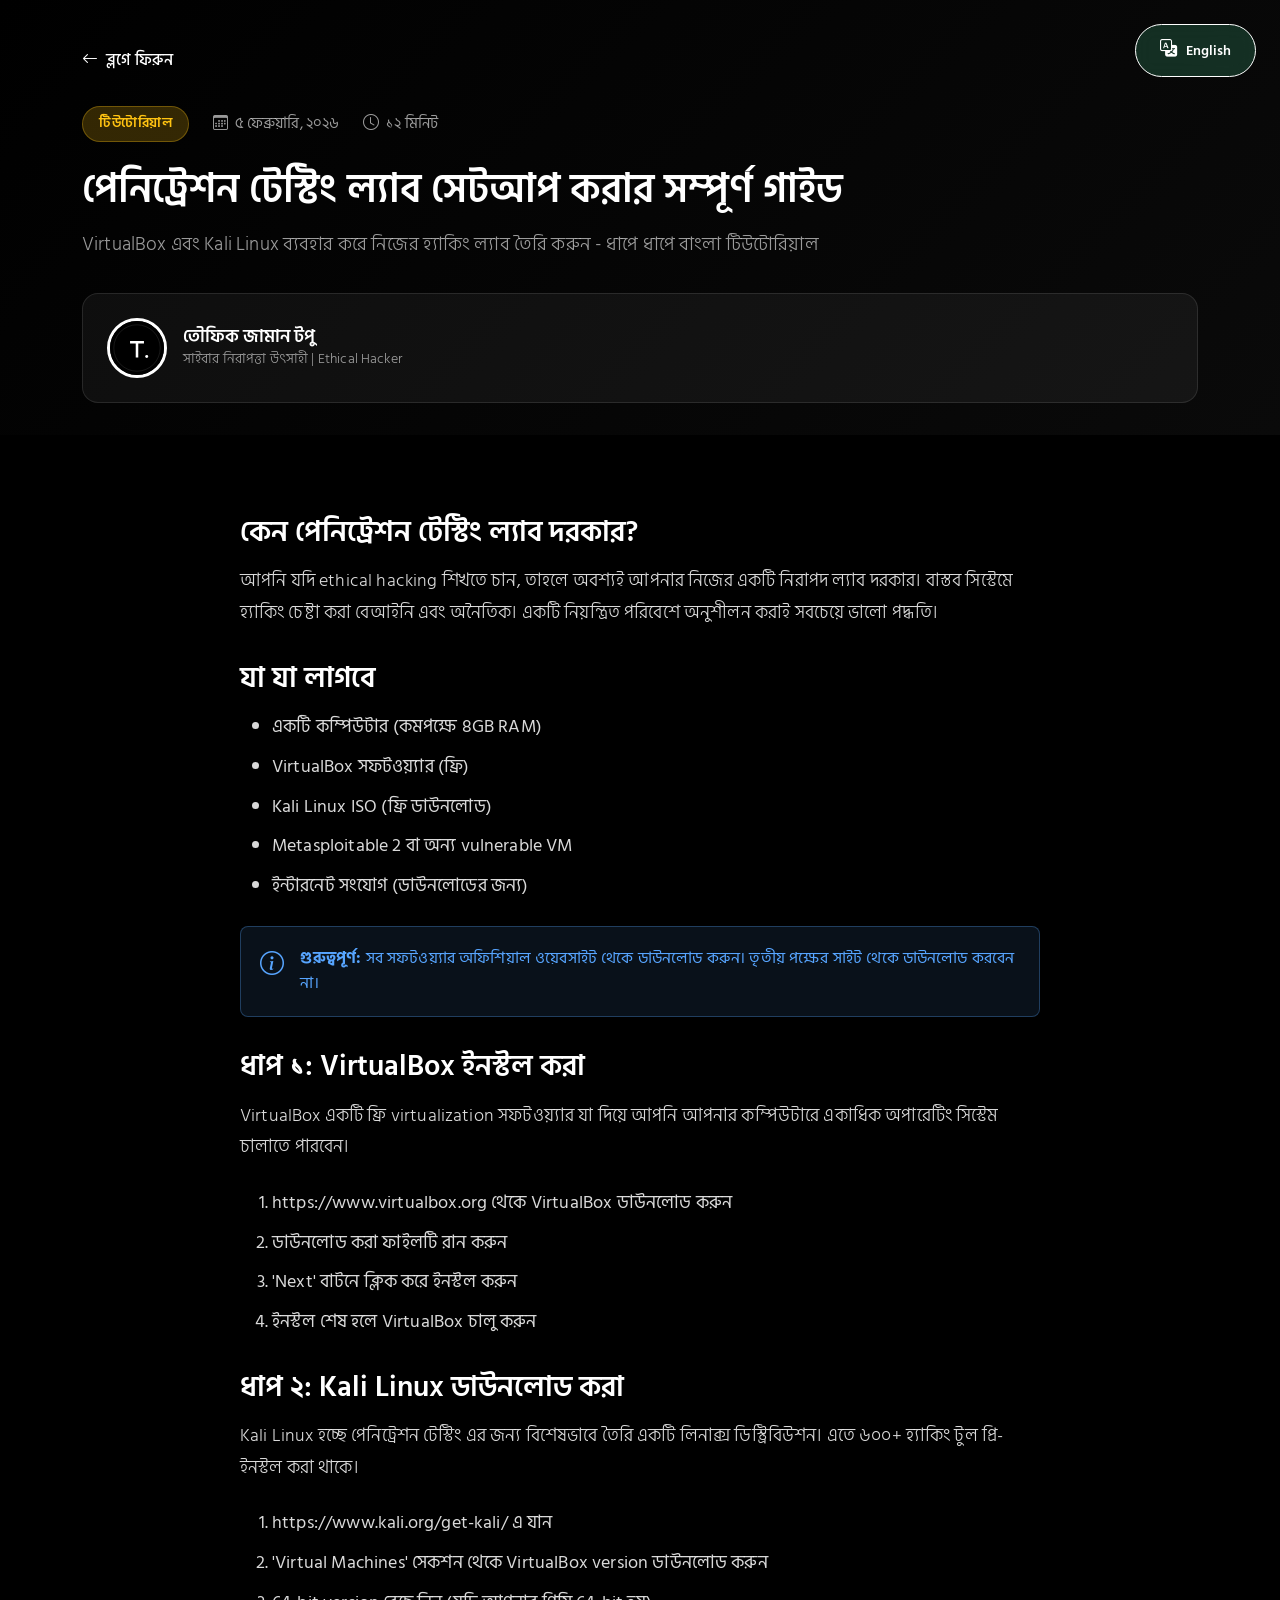
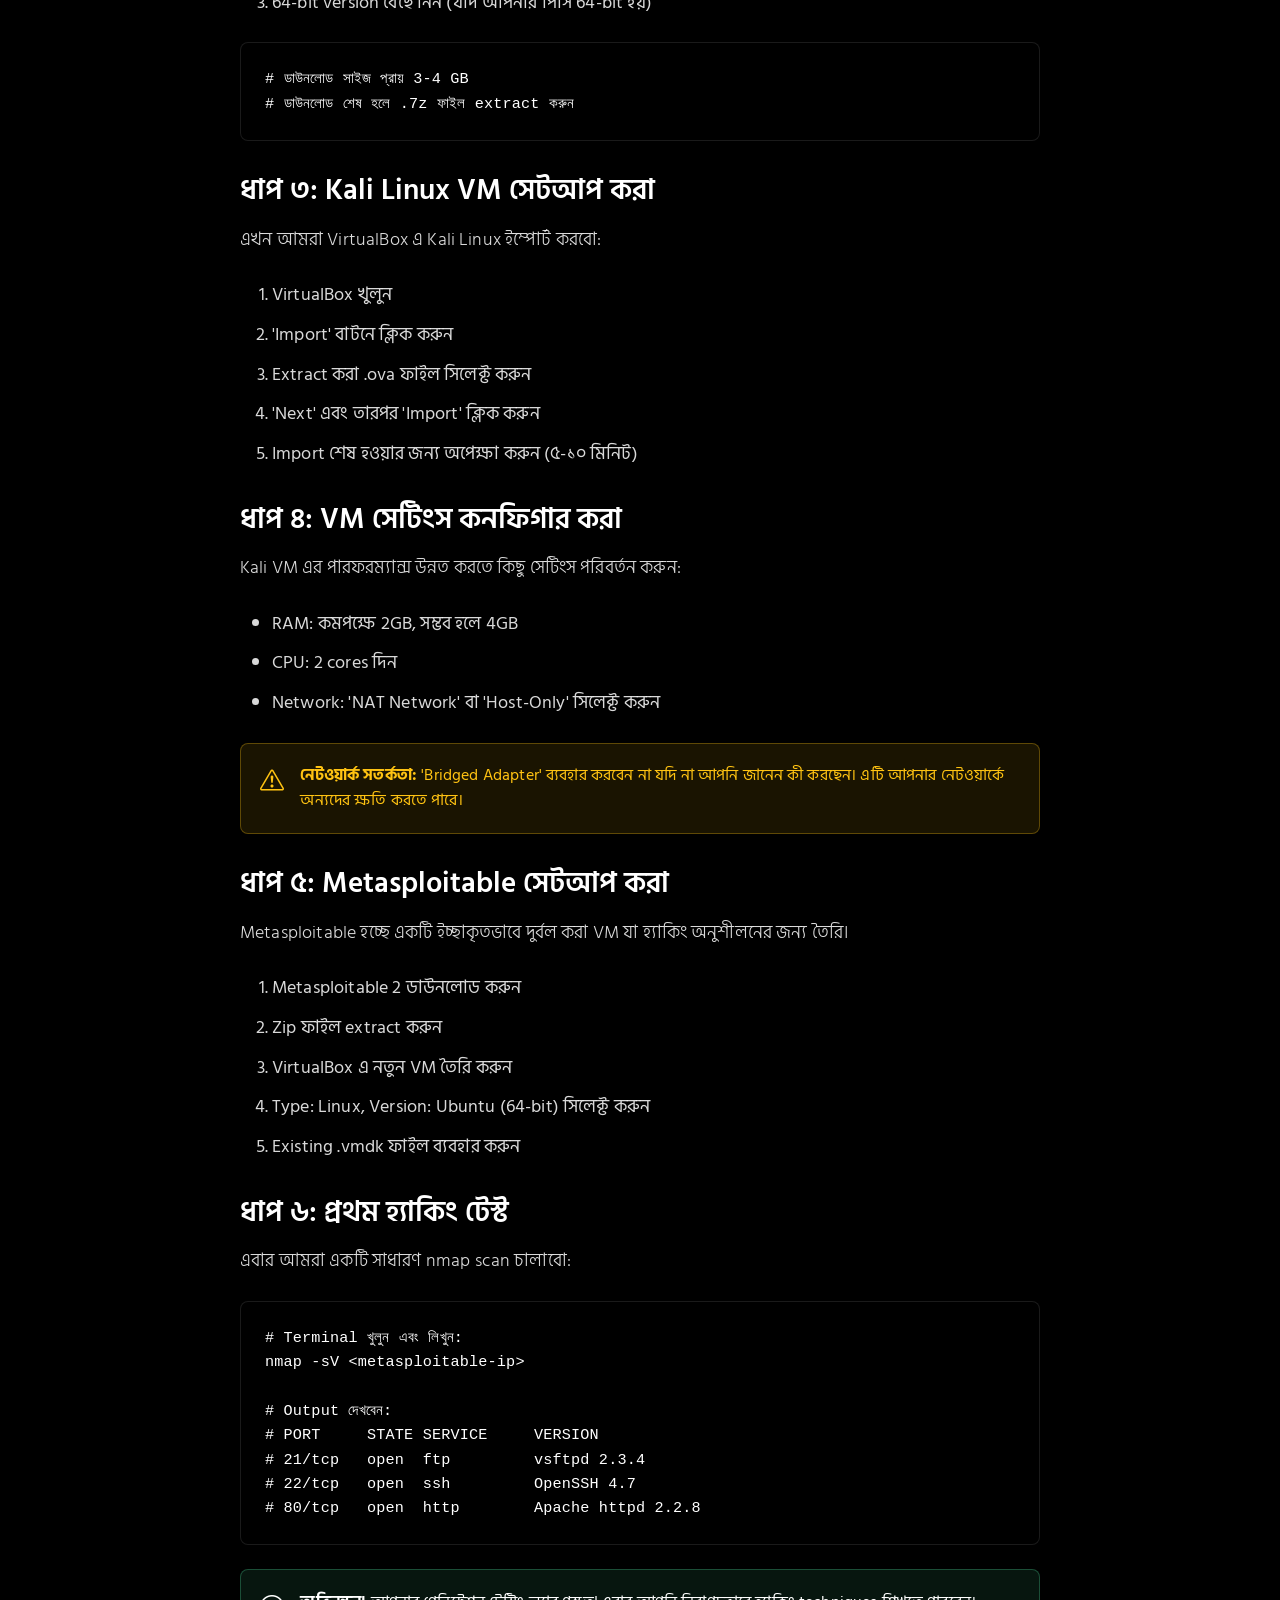
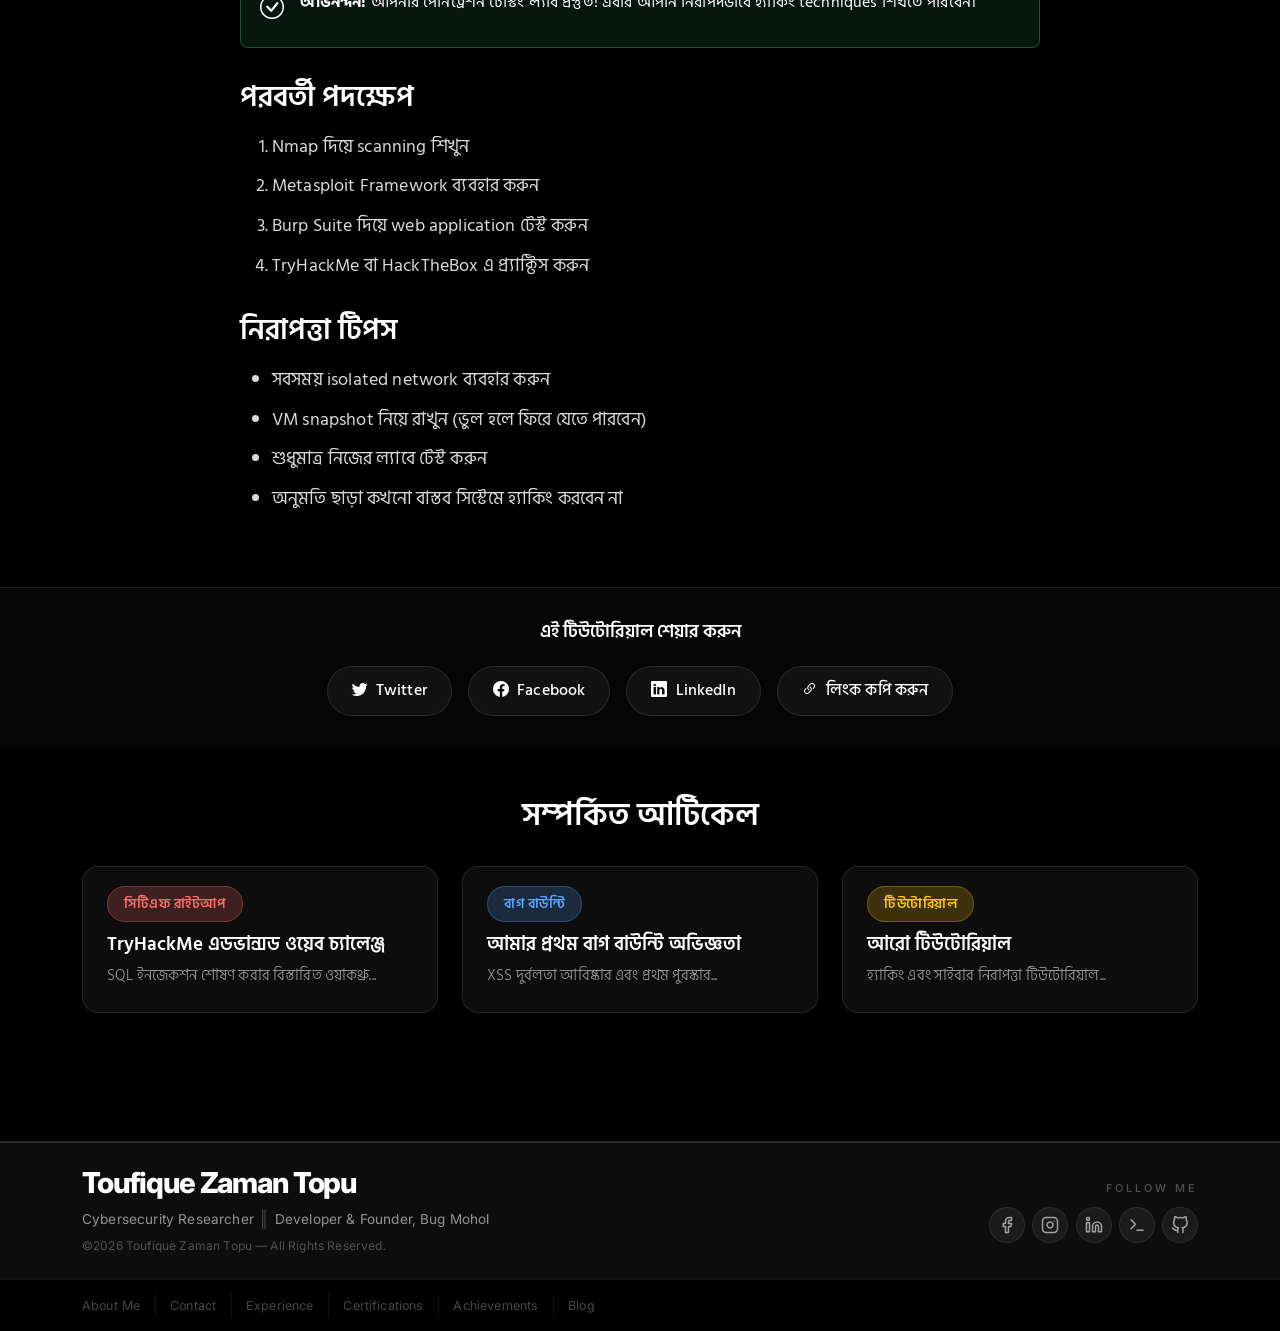
<file: blog/penetration-testing-lab-setup.html>
<!DOCTYPE html>
<html lang="bn">

<head>
    <meta charset="utf-8" />
    <meta name="viewport" content="width=device-width, initial-scale=1" />

    <!-- SEO Meta Tags -->
    <title>পেনিট্রেশন টেস্টিং ল্যাব সেটআপ - তৌফিক জামান</title>
    <meta name="description"
        content="VirtualBox এবং Kali Linux ব্যবহার করে নিজের পেনিট্রেশন টেস্টিং ল্যাব তৈরির সম্পূর্ণ বাংলা গাইড।" />
    <meta name="keywords"
        content="Penetration Testing, Kali Linux, VirtualBox, Ethical Hacking, পেনিট্রেশন টেস্টিং, সাইবার নিরাপত্তা" />
    <meta name="author" content="Toufique Zaman Topu" />
    <meta name="robots" content="index, follow" />

    <!-- Canonical URL -->
    <link rel="canonical" href="https://zaman-topu.github.io/blog/penetration-testing-lab-setup.html" />

    <!-- Open Graph / Facebook -->
    <meta property="og:type" content="article" />
    <meta property="og:title" content="পেনিট্রেশন টেস্টিং ল্যাব সেটআপ - তৌফিক জামান" />
    <meta property="og:description" content="VirtualBox এবং Kali Linux ব্যবহার করে নিজের পেনিট্রেশন টেস্টিং ল্যাব তৈরির সম্পূর্ণ বাংলা গাইড।" />
    <meta property="og:url" content="https://zaman-topu.github.io/blog/penetration-testing-lab-setup.html" />
    <meta property="og:image" content="https://zaman-topu.github.io/assets/image/blog-og-image.jpg" />

    <!-- Twitter -->
    <meta name="twitter:card" content="summary_large_image" />
    <meta name="twitter:title" content="পেনিট্রেশন টেস্টিং ল্যাব সেটআপ - তৌফিক জামান" />
    <meta name="twitter:description" content="VirtualBox এবং Kali Linux ব্যবহার করে নিজের পেনিট্রেশন টেস্টিং ল্যাব তৈরির সম্পূর্ণ বাংলা গাইড।" />
    <meta name="twitter:image" content="https://zaman-topu.github.io/assets/image/blog-og-image.jpg" />

    <link rel="icon" type="image/svg+xml" href="../assets/image/favicon.svg">
    <link href="https://cdn.jsdelivr.net/npm/bootstrap@5.3.0-alpha1/dist/css/bootstrap.min.css" rel="stylesheet"
        integrity="sha384-GLhlTQ8iRABdZLl6O3oVMWSktQOp6b7In1Zl3/Jr59b6EGGoI1aFkw7cmDA6j6gD" crossorigin="anonymous" />
    <link rel="stylesheet" href="https://cdn.jsdelivr.net/npm/bootstrap-icons@1.10.3/font/bootstrap-icons.css" />
    <link rel="stylesheet" href="../style.css" />
    <link rel="stylesheet" href="../assets/css/blog.css" />
    <link rel="stylesheet" href="../assets/css/blog-post.css" />
    <link rel="stylesheet" href="../assets/css/blog-post-lang-toggle.css" />
    <link rel="preconnect" href="https://fonts.googleapis.com">
    <link rel="preconnect" href="https://fonts.gstatic.com" crossorigin>
    <link href="https://fonts.googleapis.com/css2?family=Hind+Siliguri:wght@300;400;500;600;700&display=swap"
        rel="stylesheet">
</head>

<body class="bangla-mode">
    <!-- Language Toggle Button -->
    <button class="lang-toggle-post" id="langTogglePost">
        <i class="bi bi-translate"></i>
        <span id="langTextPost">English</span>
    </button>

    <!-- Post Header -->
    <section class="post-header">
        <div class="container">
            <a href="../blog.html" class="back-to-blog">
                <i class="bi bi-arrow-left"></i>
                <span data-bn="ব্লগে ফিরুন" data-en="Back to Blog">ব্লগে ফিরুন</span>
            </a>

            <div class="post-meta-top">
                <span class="category-badge tutorial" data-bn="টিউটোরিয়াল" data-en="Tutorial">টিউটোরিয়াল</span>
                <span class="post-date"><i class="bi bi-calendar3"></i> <span data-bn="৫ ফেব্রুয়ারি, ২০২৬"
                        data-en="February 5, 2026">৫ ফেব্রুয়ারি, ২০২৬</span></span>
                <span class="read-time"><i class="bi bi-clock"></i> <span data-bn="১২ মিনিট" data-en="12 min read">১২
                        মিনিট</span></span>
            </div>

            <h1 class="post-title" data-bn="পেনিট্রেশন টেস্টিং ল্যাব সেটআপ করার সম্পূর্ণ গাইড"
                data-en="Complete Guide to Setting Up a Penetration Testing Lab">পেনিট্রেশন টেস্টিং ল্যাব সেটআপ করার
                সম্পূর্ণ গাইড</h1>
            <p class="post-subtitle"
                data-bn="VirtualBox এবং Kali Linux ব্যবহার করে নিজের হ্যাকিং ল্যাব তৈরি করুন - ধাপে ধাপে বাংলা টিউটোরিয়াল"
                data-en="Create your own hacking lab using VirtualBox and Kali Linux - step-by-step Bangla tutorial">
                VirtualBox এবং Kali Linux ব্যবহার করে নিজের হ্যাকিং ল্যাব তৈরি করুন - ধাপে ধাপে বাংলা টিউটোরিয়াল
            </p>

            <div class="author-section">
                <img src="../assets/image/favicon.svg" alt="তৌফিক জামান" class="author-avatar-large">
                <div class="author-details">
                    <h4 data-bn="তৌফিক জামান টপু" data-en="Toufique Zaman Topu">তৌফিক জামান টপু</h4>
                    <p data-bn="সাইবার নিরাপত্তা উৎসাহী | Ethical Hacker"
                        data-en="Cybersecurity Enthusiast | Ethical Hacker">সাইবার নিরাপত্তা উৎসাহী | Ethical Hacker</p>
                </div>
            </div>
        </div>
    </section>

    <!-- Post Content -->
    <article class="post-content">
        <div class="container">
            <div class="content-wrapper">

                <h2 data-bn="কেন পেনিট্রেশন টেস্টিং ল্যাব দরকার?" data-en="Why Do You Need a Penetration Testing Lab?">
                    কেন পেনিট্রেশন টেস্টিং ল্যাব দরকার?</h2>
                <p data-bn="আপনি যদি ethical hacking শিখতে চান, তাহলে অবশ্যই আপনার নিজের একটি নিরাপদ ল্যাব দরকার। বাস্তব সিস্টেমে হ্যাকিং চেষ্টা করা বেআইনি এবং অনৈতিক। একটি নিয়ন্ত্রিত পরিবেশে অনুশীলন করাই সবচেয়ে ভালো পদ্ধতি।"
                    data-en="If you want to learn ethical hacking, you definitely need your own safe lab. Attempting to hack real systems is illegal and unethical. Practicing in a controlled environment is the best method.">
                    আপনি যদি ethical hacking শিখতে চান, তাহলে অবশ্যই আপনার নিজের একটি নিরাপদ ল্যাব দরকার। বাস্তব
                    সিস্টেমে হ্যাকিং চেষ্টা করা বেআইনি এবং অনৈতিক। একটি নিয়ন্ত্রিত পরিবেশে অনুশীলন করাই সবচেয়ে ভালো
                    পদ্ধতি।
                </p>

                <h2 data-bn="যা যা লাগবে" data-en="What You'll Need">যা যা লাগবে</h2>
                <ul>
                    <li data-bn="একটি কম্পিউটার (কমপক্ষে 8GB RAM)" data-en="A computer (minimum 8GB RAM)">একটি কম্পিউটার
                        (কমপক্ষে 8GB RAM)</li>
                    <li data-bn="VirtualBox সফটওয়্যার (ফ্রি)" data-en="VirtualBox software (free)">VirtualBox
                        সফটওয়্যার (ফ্রি)</li>
                    <li data-bn="Kali Linux ISO (ফ্রি ডাউনলোড)" data-en="Kali Linux ISO (free download)">Kali Linux ISO
                        (ফ্রি ডাউনলোড)</li>
                    <li data-bn="Metasploitable 2 বা অন্য vulnerable VM"
                        data-en="Metasploitable 2 or other vulnerable VM">Metasploitable 2 বা অন্য vulnerable VM</li>
                    <li data-bn="ইন্টারনেট সংযোগ (ডাউনলোডের জন্য)" data-en="Internet connection (for downloads)">
                        ইন্টারনেট সংযোগ (ডাউনলোডের জন্য)</li>
                </ul>

                <div class="alert-box info">
                    <i class="bi bi-info-circle"></i>
                    <div>
                        <strong data-bn="গুরুত্বপূর্ণ:" data-en="Important:">গুরুত্বপূর্ণ:</strong>
                        <span
                            data-bn="সব সফটওয়্যার অফিশিয়াল ওয়েবসাইট থেকে ডাউনলোড করুন। তৃতীয় পক্ষের সাইট থেকে ডাউনলোড করবেন না।"
                            data-en="Download all software from official websites. Don't download from third-party sites.">
                            সব সফটওয়্যার অফিশিয়াল ওয়েবসাইট থেকে ডাউনলোড করুন। তৃতীয় পক্ষের সাইট থেকে ডাউনলোড করবেন
                            না।
                        </span>
                    </div>
                </div>

                <h2 data-bn="ধাপ ১: VirtualBox ইনস্টল করা" data-en="Step 1: Installing VirtualBox">ধাপ ১: VirtualBox
                    ইনস্টল করা</h2>
                <p data-bn="VirtualBox একটি ফ্রি virtualization সফটওয়্যার যা দিয়ে আপনি আপনার কম্পিউটারে একাধিক অপারেটিং সিস্টেম চালাতে পারবেন।"
                    data-en="VirtualBox is free virtualization software that lets you run multiple operating systems on your computer.">
                    VirtualBox একটি ফ্রি virtualization সফটওয়্যার যা দিয়ে আপনি আপনার কম্পিউটারে একাধিক অপারেটিং
                    সিস্টেম চালাতে পারবেন।
                </p>

                <ol>
                    <li data-bn="https://www.virtualbox.org থেকে VirtualBox ডাউনলোড করুন"
                        data-en="Download VirtualBox from https://www.virtualbox.org">https://www.virtualbox.org থেকে
                        VirtualBox ডাউনলোড করুন</li>
                    <li data-bn="ডাউনলোড করা ফাইলটি রান করুন" data-en="Run the downloaded file">ডাউনলোড করা ফাইলটি রান
                        করুন</li>
                    <li data-bn="'Next' বাটনে ক্লিক করে ইনস্টল করুন" data-en="Click 'Next' to install">'Next' বাটনে
                        ক্লিক করে ইনস্টল করুন</li>
                    <li data-bn="ইনস্টল শেষ হলে VirtualBox চালু করুন" data-en="Launch VirtualBox after installation">
                        ইনস্টল শেষ হলে VirtualBox চালু করুন</li>
                </ol>

                <h2 data-bn="ধাপ ২: Kali Linux ডাউনলোড করা" data-en="Step 2: Downloading Kali Linux">ধাপ ২: Kali Linux
                    ডাউনলোড করা</h2>
                <p data-bn="Kali Linux হচ্ছে পেনিট্রেশন টেস্টিং এর জন্য বিশেষভাবে তৈরি একটি লিনাক্স ডিস্ট্রিবিউশন। এতে ৬০০+ হ্যাকিং টুল প্রি-ইনস্টল করা থাকে।"
                    data-en="Kali Linux is a Linux distribution specially designed for penetration testing. It comes with 600+ pre-installed hacking tools.">
                    Kali Linux হচ্ছে পেনিট্রেশন টেস্টিং এর জন্য বিশেষভাবে তৈরি একটি লিনাক্স ডিস্ট্রিবিউশন। এতে ৬০০+
                    হ্যাকিং টুল প্রি-ইনস্টল করা থাকে।
                </p>

                <ol>
                    <li data-bn="https://www.kali.org/get-kali/ এ যান" data-en="Go to https://www.kali.org/get-kali/">
                        https://www.kali.org/get-kali/ এ যান</li>
                    <li data-bn="'Virtual Machines' সেকশন থেকে VirtualBox version ডাউনলোড করুন"
                        data-en="Download VirtualBox version from 'Virtual Machines' section">'Virtual Machines' সেকশন
                        থেকে VirtualBox version ডাউনলোড করুন</li>
                    <li data-bn="64-bit version বেছে নিন (যদি আপনার পিসি 64-bit হয়)"
                        data-en="Select 64-bit version (if your PC is 64-bit)">64-bit version বেছে নিন (যদি আপনার পিসি
                        64-bit হয়)</li>
                </ol>

                <div class="code-block">
                    <pre><code># ডাউনলোড সাইজ প্রায় 3-4 GB
# ডাউনলোড শেষ হলে .7z ফাইল extract করুন</code></pre>
                </div>

                <h2 data-bn="ধাপ ৩: Kali Linux VM সেটআপ করা" data-en="Step 3: Setting Up Kali Linux VM">ধাপ ৩: Kali
                    Linux VM সেটআপ করা</h2>
                <p data-bn="এখন আমরা VirtualBox এ Kali Linux ইম্পোর্ট করবো:"
                    data-en="Now we'll import Kali Linux into VirtualBox:">
                    এখন আমরা VirtualBox এ Kali Linux ইম্পোর্ট করবো:
                </p>

                <ol>
                    <li data-bn="VirtualBox খুলুন" data-en="Open VirtualBox">VirtualBox খুলুন</li>
                    <li data-bn="'Import' বাটনে ক্লিক করুন" data-en="Click 'Import' button">'Import' বাটনে ক্লিক করুন
                    </li>
                    <li data-bn="Extract করা .ova ফাইল সিলেক্ট করুন" data-en="Select the extracted .ova file">Extract
                        করা .ova ফাইল সিলেক্ট করুন</li>
                    <li data-bn="'Next' এবং তারপর 'Import' ক্লিক করুন" data-en="Click 'Next' then 'Import'">'Next' এবং
                        তারপর 'Import' ক্লিক করুন</li>
                    <li data-bn="Import শেষ হওয়ার জন্য অপেক্ষা করুন (৫-১০ মিনিট)"
                        data-en="Wait for import to finish (5-10 minutes)">Import শেষ হওয়ার জন্য অপেক্ষা করুন (৫-১০
                        মিনিট)</li>
                </ol>

                <h2 data-bn="ধাপ ৪: VM সেটিংস কনফিগার করা" data-en="Step 4: Configuring VM Settings">ধাপ ৪: VM সেটিংস
                    কনফিগার করা</h2>
                <p data-bn="Kali VM এর পারফরম্যান্স উন্নত করতে কিছু সেটিংস পরিবর্তন করুন:"
                    data-en="Change some settings to improve Kali VM performance:">
                    Kali VM এর পারফরম্যান্স উন্নত করতে কিছু সেটিংস পরিবর্তন করুন:
                </p>

                <ul>
                    <li data-bn="RAM: কমপক্ষে 2GB, সম্ভব হলে 4GB" data-en="RAM: Minimum 2GB, 4GB if possible">RAM:
                        কমপক্ষে 2GB, সম্ভব হলে 4GB</li>
                    <li data-bn="CPU: 2 cores দিন" data-en="CPU: Allocate 2 cores">CPU: 2 cores দিন</li>
                    <li data-bn="Network: 'NAT Network' বা 'Host-Only' সিলেক্ট করুন"
                        data-en="Network: Select 'NAT Network' or 'Host-Only'">Network: 'NAT Network' বা 'Host-Only'
                        সিলেক্ট করুন</li>
                </ul>

                <div class="alert-box warning">
                    <i class="bi bi-exclamation-triangle"></i>
                    <div>
                        <strong data-bn="নেটওয়ার্ক সতর্কতা:" data-en="Network Warning:">নেটওয়ার্ক সতর্কতা:</strong>
                        <span
                            data-bn="'Bridged Adapter' ব্যবহার করবেন না যদি না আপনি জানেন কী করছেন। এটি আপনার নেটওয়ার্কে অন্যদের ক্ষতি করতে পারে।"
                            data-en="Don't use 'Bridged Adapter' unless you know what you're doing. It could harm others on your network.">
                            'Bridged Adapter' ব্যবহার করবেন না যদি না আপনি জানেন কী করছেন। এটি আপনার নেটওয়ার্কে অন্যদের
                            ক্ষতি করতে পারে।
                        </span>
                    </div>
                </div>

                <h2 data-bn="ধাপ ৫: Metasploitable সেটআপ করা" data-en="Step 5: Setting Up Metasploitable">ধাপ ৫:
                    Metasploitable সেটআপ করা</h2>
                <p data-bn="Metasploitable হচ্ছে একটি ইচ্ছাকৃতভাবে দুর্বল করা VM যা হ্যাকিং অনুশীলনের জন্য তৈরি।"
                    data-en="Metasploitable is an intentionally vulnerable VM designed for hacking practice.">
                    Metasploitable হচ্ছে একটি ইচ্ছাকৃতভাবে দুর্বল করা VM যা হ্যাকিং অনুশীলনের জন্য তৈরি।
                </p>

                <ol>
                    <li data-bn="Metasploitable 2 ডাউনলোড করুন" data-en="Download Metasploitable 2">Metasploitable 2
                        ডাউনলোড করুন</li>
                    <li data-bn="Zip ফাইল extract করুন" data-en="Extract the zip file">Zip ফাইল extract করুন</li>
                    <li data-bn="VirtualBox এ নতুন VM তৈরি করুন" data-en="Create a new VM in VirtualBox">VirtualBox এ
                        নতুন VM তৈরি করুন</li>
                    <li data-bn="Type: Linux, Version: Ubuntu (64-bit) সিলেক্ট করুন"
                        data-en="Select Type: Linux, Version: Ubuntu (64-bit)">Type: Linux, Version: Ubuntu (64-bit)
                        সিলেক্ট করুন</li>
                    <li data-bn="Existing .vmdk ফাইল ব্যবহার করুন" data-en="Use the existing .vmdk file">Existing .vmdk
                        ফাইল ব্যবহার করুন</li>
                </ol>

                <h2 data-bn="ধাপ ৬: প্রথম হ্যাকিং টেস্ট" data-en="Step 6: First Hacking Test">ধাপ ৬: প্রথম হ্যাকিং টেস্ট
                </h2>
                <p data-bn="এবার আমরা একটি সাধারণ nmap scan চালাবো:" data-en="Now we'll run a simple nmap scan:">
                    এবার আমরা একটি সাধারণ nmap scan চালাবো:
                </p>

                <div class="code-block">
                    <pre><code># Terminal খুলুন এবং লিখুন:
nmap -sV &lt;metasploitable-ip&gt;

# Output দেখবেন:
# PORT     STATE SERVICE     VERSION
# 21/tcp   open  ftp         vsftpd 2.3.4
# 22/tcp   open  ssh         OpenSSH 4.7
# 80/tcp   open  http        Apache httpd 2.2.8</code></pre>
                </div>

                <div class="alert-box success">
                    <i class="bi bi-check-circle"></i>
                    <div>
                        <strong data-bn="অভিনন্দন!" data-en="Congratulations!">অভিনন্দন!</strong>
                        <span
                            data-bn="আপনার পেনিট্রেশন টেস্টিং ল্যাব প্রস্তুত! এবার আপনি নিরাপদভাবে হ্যাকিং techniques শিখতে পারবেন।"
                            data-en="Your penetration testing lab is ready! Now you can safely learn hacking techniques.">
                            আপনার পেনিট্রেশন টেস্টিং ল্যাব প্রস্তুত! এবার আপনি নিরাপদভাবে হ্যাকিং techniques শিখতে
                            পারবেন।
                        </span>
                    </div>
                </div>

                <h2 data-bn="পরবর্তী পদক্ষেপ" data-en="Next Steps">পরবর্তী পদক্ষেপ</h2>
                <ol>
                    <li data-bn="Nmap দিয়ে scanning শিখুন" data-en="Learn scanning with Nmap">Nmap দিয়ে scanning শিখুন
                    </li>
                    <li data-bn="Metasploit Framework ব্যবহার করুন" data-en="Use Metasploit Framework">Metasploit
                        Framework ব্যবহার করুন</li>
                    <li data-bn="Burp Suite দিয়ে web application টেস্ট করুন"
                        data-en="Test web applications with Burp Suite">Burp Suite দিয়ে web application টেস্ট করুন</li>
                    <li data-bn="TryHackMe বা HackTheBox এ প্র্যাক্টিস করুন"
                        data-en="Practice on TryHackMe or HackTheBox">TryHackMe বা HackTheBox এ প্র্যাক্টিস করুন</li>
                </ol>

                <h2 data-bn="নিরাপত্তা টিপস" data-en="Security Tips">নিরাপত্তা টিপস</h2>
                <ul>
                    <li data-bn="সবসময় isolated network ব্যবহার করুন" data-en="Always use isolated network">সবসময়
                        isolated network ব্যবহার করুন</li>
                    <li data-bn="VM snapshot নিয়ে রাখুন (ভুল হলে ফিরে যেতে পারবেন)"
                        data-en="Take VM snapshots (you can revert if something goes wrong)">VM snapshot নিয়ে রাখুন
                        (ভুল হলে ফিরে যেতে পারবেন)</li>
                    <li data-bn="শুধুমাত্র নিজের ল্যাবে টেস্ট করুন" data-en="Only test in your own lab">শুধুমাত্র নিজের
                        ল্যাবে টেস্ট করুন</li>
                    <li data-bn="অনুমতি ছাড়া কখনো বাস্তব সিস্টেমে হ্যাকিং করবেন না"
                        data-en="Never hack real systems without permission">অনুমতি ছাড়া কখনো বাস্তব সিস্টেমে হ্যাকিং
                        করবেন না</li>
                </ul>

            </div>
        </div>
    </article>

    <!-- Share Section -->
    <section class="share-section">
        <div class="container">
            <h3 data-bn="এই টিউটোরিয়াল শেয়ার করুন" data-en="Share this tutorial">এই টিউটোরিয়াল শেয়ার করুন</h3>
            <div class="share-buttons">
                <a href="#" class="share-btn twitter"><i class="bi bi-twitter"></i> Twitter</a>
                <a href="#" class="share-btn facebook"><i class="bi bi-facebook"></i> Facebook</a>
                <a href="#" class="share-btn linkedin"><i class="bi bi-linkedin"></i> LinkedIn</a>
                <a href="#" class="share-btn copy"><i class="bi bi-link-45deg"></i> <span data-bn="লিংক কপি করুন"
                        data-en="Copy Link">লিংক কপি করুন</span></a>
            </div>
        </div>
    </section>

    <!-- Related Posts -->
    <section class="related-posts">
        <div class="container">
            <h3 data-bn="সম্পর্কিত আর্টিকেল" data-en="Related Articles">সম্পর্কিত আর্টিকেল</h3>
            <div class="row">
                <div class="col-md-4">
                    <a href="tryhackme-advanced-web-challenge.html" class="related-card">
                        <span class="category-badge ctf" data-bn="সিটিএফ রাইটআপ" data-en="CTF Writeup">সিটিএফ
                            রাইটআপ</span>
                        <h4 data-bn="TryHackMe এডভান্সড ওয়েব চ্যালেঞ্জ" data-en="TryHackMe Web Challenge">TryHackMe
                            এডভান্সড ওয়েব চ্যালেঞ্জ</h4>
                        <p data-bn="SQL ইনজেকশন শোষণ করার বিস্তারিত ওয়াকথ্রু..."
                            data-en="Detailed SQL injection exploitation walkthrough...">SQL ইনজেকশন শোষণ করার বিস্তারিত
                            ওয়াকথ্রু...</p>
                    </a>
                </div>
                <div class="col-md-4">
                    <a href="amar-prothom-bug-bounty.html" class="related-card">
                        <span class="category-badge bugbounty" data-bn="বাগ বাউন্টি" data-en="Bug Bounty">বাগ
                            বাউন্টি</span>
                        <h4 data-bn="আমার প্রথম বাগ বাউন্টি অভিজ্ঞতা" data-en="My First Bug Bounty">আমার প্রথম বাগ
                            বাউন্টি অভিজ্ঞতা</h4>
                        <p data-bn="XSS দুর্বলততা আবিষ্কার এবং প্রথম পুরস্কার..."
                            data-en="Discovering XSS vulnerability and first reward...">XSS দুর্বলতা আবিষ্কার এবং প্রথম
                            পুরস্কার...</p>
                    </a>
                </div>
                <div class="col-md-4">
                    <a href="../blog.html" class="related-card">
                        <span class="category-badge tutorial" data-bn="টিউটোরিয়াল"
                            data-en="Tutorial">টিউটোরিয়াল</span>
                        <h4 data-bn="আরো টিউটোরিয়াল" data-en="More Tutorials">আরো টিউটোরিয়াল</h4>
                        <p data-bn="হ্যাকিং এবং সাইবার নিরাপত্তা টিউটোরিয়াল..."
                            data-en="Hacking and cybersecurity tutorials...">হ্যাকিং এবং সাইবার নিরাপত্তা টিউটোরিয়াল...
                        </p>
                    </a>
                </div>
            </div>
        </div>
    </section>

    <!-- Footer -->
  <footer class="jg-footer">
    <div class="jg-footer__body">
      <div class="container">
        <div class="row align-items-center py-4">
          <div class="col-12 col-md-7">
            <div class="jg-footer__logo">Toufique Zaman Topu</div>
            <div class="jg-footer__meta mt-2">
              <span>Cybersecurity Researcher</span>
              <span class="jg-footer__meta-sep">&#x2016;</span>
              <span>Developer &amp; Founder, Bug Mohol</span>
            </div>
            <div class="jg-footer__copy mt-1">
              &copy;<span id="currentYear">2026</span> Toufique Zaman Topu &mdash; All Rights Reserved.
            </div>
          </div>
          <div class="col-12 col-md-5 text-md-end mt-4 mt-md-0">
            <div class="jg-footer__follow-label">Follow Me</div>
            <div class="jg-footer__socials">
              <a href="https://www.facebook.com/zamantopu.official/" target="_blank" title="Facebook"><svg xmlns="http://www.w3.org/2000/svg" width="18" height="18" viewBox="0 0 24 24" fill="none" stroke="currentColor" stroke-width="2" stroke-linecap="round" stroke-linejoin="round"><path d="M18 2h-3a5 5 0 0 0-5 5v3H7v4h3v8h4v-8h3l1-4h-4V7a1 1 0 0 1 1-1h3z"/></svg></a>
              <a href="https://www.instagram.com/zamantopu.official/" target="_blank" title="Instagram"><svg xmlns="http://www.w3.org/2000/svg" width="18" height="18" viewBox="0 0 24 24" fill="none" stroke="currentColor" stroke-width="2" stroke-linecap="round" stroke-linejoin="round"><rect x="2" y="2" width="20" height="20" rx="5" ry="5"/><path d="M16 11.37A4 4 0 1 1 12.63 8 4 4 0 0 1 16 11.37z"/><line x1="17.5" y1="6.5" x2="17.51" y2="6.5"/></svg></a>
              <a href="https://www.linkedin.com/in/zaman-topu/" target="_blank" title="LinkedIn"><svg xmlns="http://www.w3.org/2000/svg" width="18" height="18" viewBox="0 0 24 24" fill="none" stroke="currentColor" stroke-width="2" stroke-linecap="round" stroke-linejoin="round"><path d="M16 8a6 6 0 0 1 6 6v7h-4v-7a2 2 0 0 0-2-2 2 2 0 0 0-2 2v7h-4v-7a6 6 0 0 1 6-6z"/><rect x="2" y="9" width="4" height="12"/><circle cx="4" cy="4" r="2"/></svg></a>
              <a href="https://tryhackme.com/p/zamantopu" target="_blank" title="TryHackMe"><svg xmlns="http://www.w3.org/2000/svg" width="18" height="18" viewBox="0 0 24 24" fill="none" stroke="currentColor" stroke-width="2" stroke-linecap="round" stroke-linejoin="round"><polyline points="4 17 10 11 4 5"/><line x1="12" y1="19" x2="20" y2="19"/></svg></a>
              <a href="https://github.com/zaman-topu" target="_blank" title="GitHub"><svg xmlns="http://www.w3.org/2000/svg" width="18" height="18" viewBox="0 0 24 24" fill="none" stroke="currentColor" stroke-width="2" stroke-linecap="round" stroke-linejoin="round"><path d="M9 19c-5 1.5-5-2.5-7-3m14 6v-3.87a3.37 3.37 0 0 0-.94-2.61c3.14-.35 6.44-1.54 6.44-7A5.44 5.44 0 0 0 20 4.77 5.07 5.07 0 0 0 19.91 1S18.73.65 16 2.48a13.38 13.38 0 0 0-7 0C6.27.65 5.09 1 5.09 1A5.07 5.07 0 0 0 5 4.77a5.44 5.44 0 0 0-1.5 3.78c0 5.42 3.3 6.61 6.44 7A3.37 3.37 0 0 0 9 18.13V22"/></svg></a>
            </div>
          </div>
        </div>
      </div>
    </div>
    <div class="jg-footer__navbar">
      <div class="container">
        <div class="jg-footer__navlinks">
          <a href="../index.html#about">About Me</a>
          <a href="../index.html#contact">Contact</a>
          <a href="../index.html#experience">Experience</a>
          <a href="../index.html#portfolio">Certifications</a>
          <a href="../index.html#achievements">Achievements</a>
          <a href="../blog.html">Blog</a>
        </div>
      </div>
    </div>
  </footer>

    <script src="https://cdn.jsdelivr.net/npm/bootstrap@5.3.0-alpha1/dist/js/bootstrap.bundle.min.js"
        integrity="sha384-w76AqPfDkMBDXo30jS1Sgez6pr3x5MlQ1ZAGC+nuZB+EYdgRZgiwxhTBTkF7CXvN"
        crossorigin="anonymous"></script>
    <script src="../assets/js/blog-post-translate.js"></script>
</body>

</html>
</file>
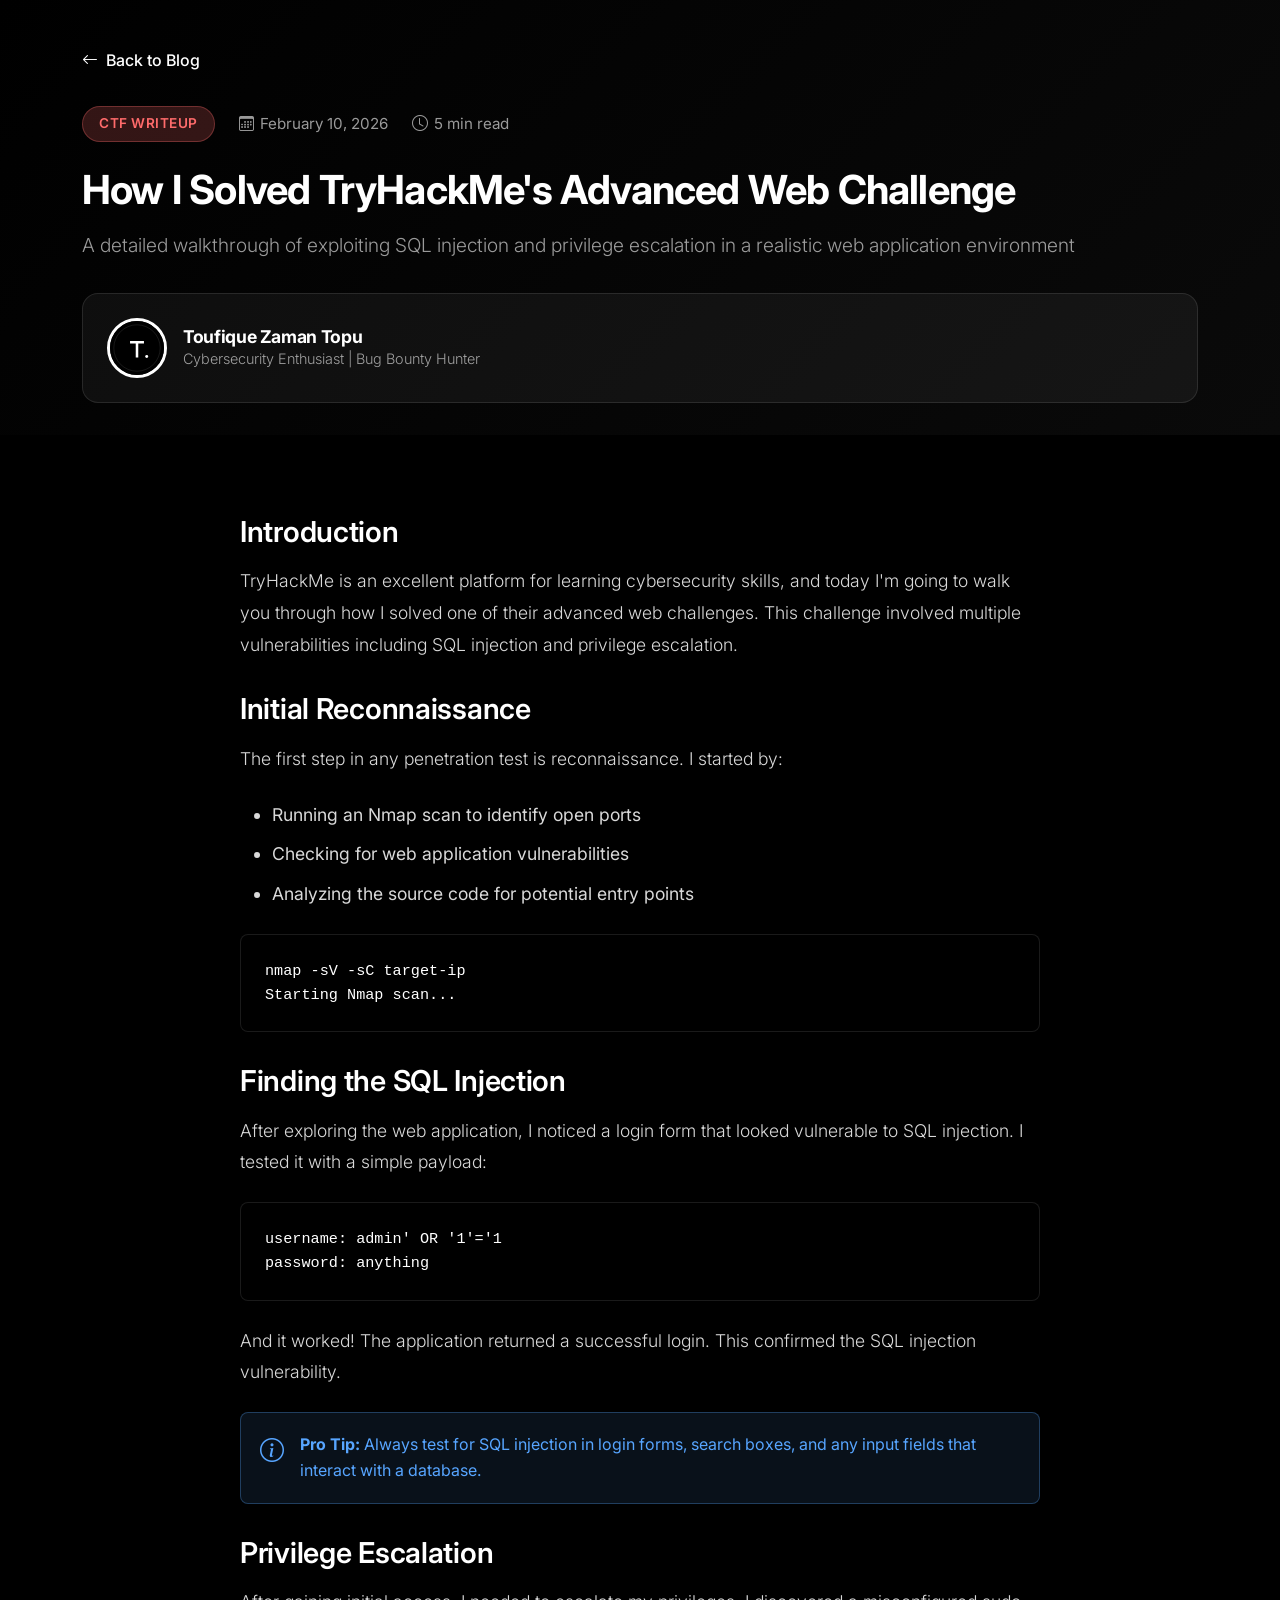
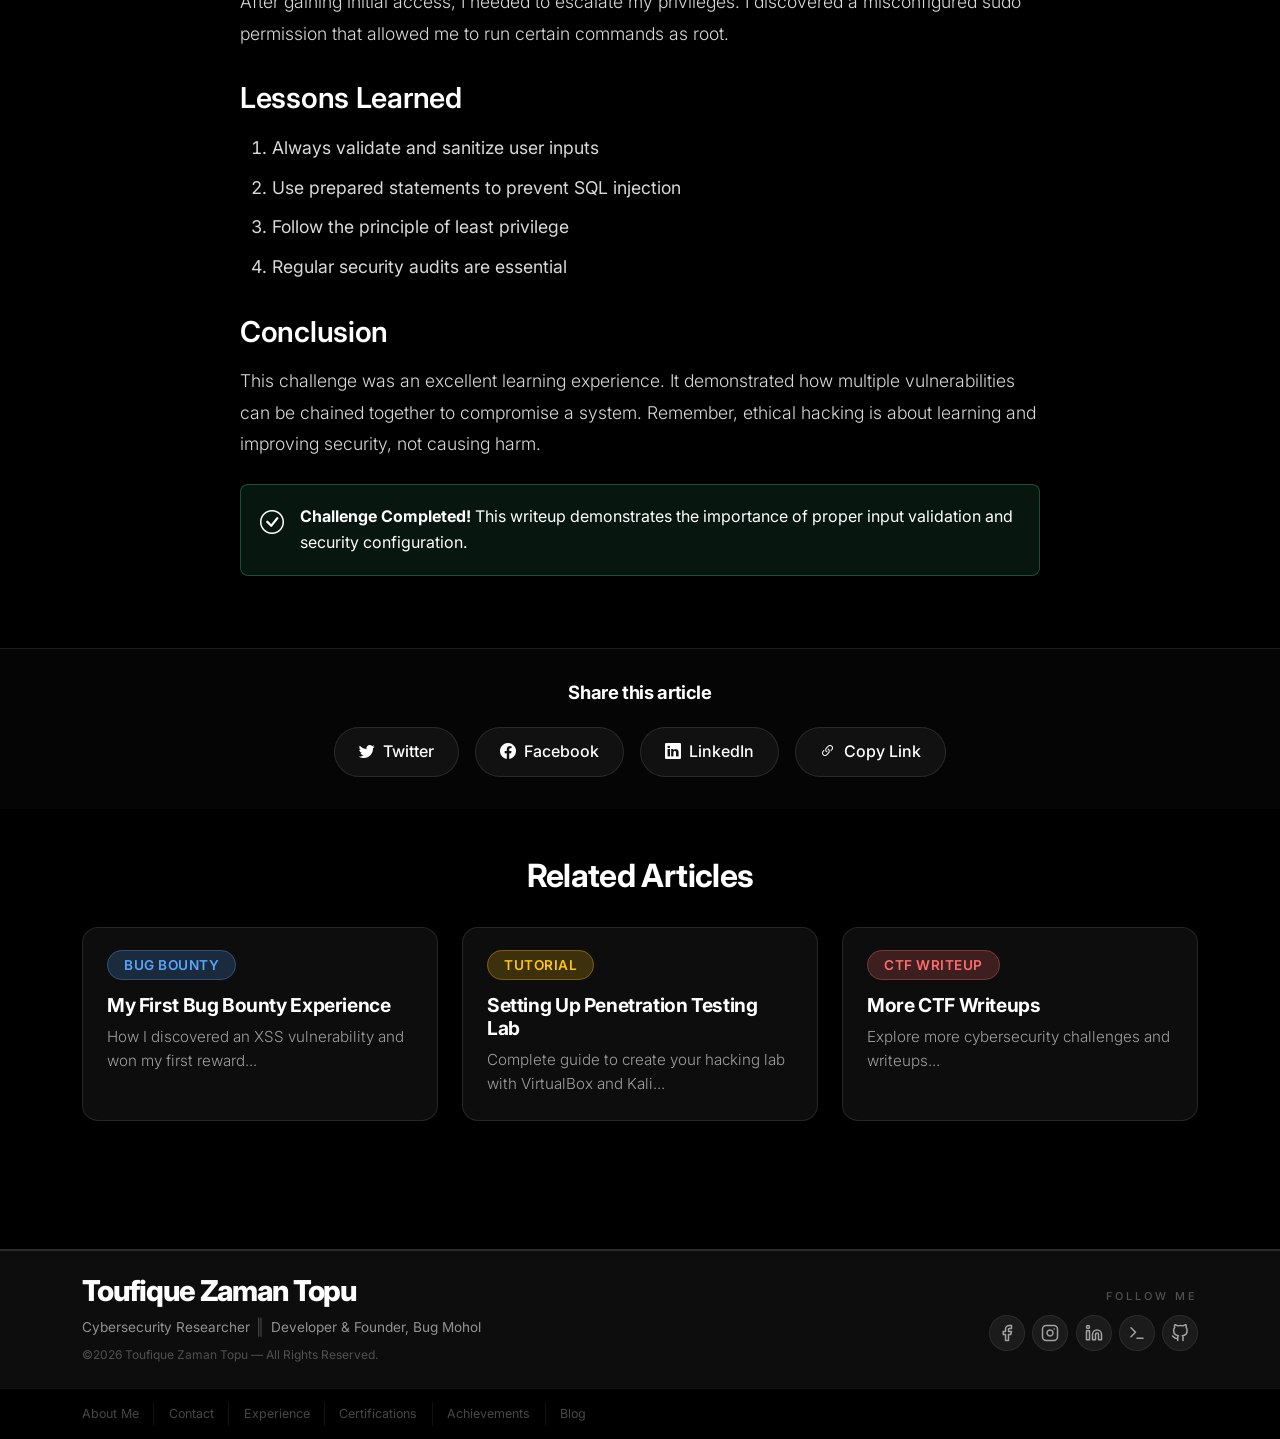
<file: blog/tryhackme-advanced-web-challenge.html>
<!DOCTYPE html>
<html lang="en">

<head>
    <meta charset="utf-8" />
    <meta name="viewport" content="width=device-width, initial-scale=1" />

    <!-- SEO Meta Tags -->
    <title>How I Solved TryHackMe's Advanced Web Challenge - Toufique Zaman</title>
    <meta name="description"
        content="A detailed walkthrough of exploiting SQL injection and privilege escalation in a realistic web application environment on TryHackMe." />
    <meta name="keywords"
        content="CTF, TryHackMe, SQL Injection, Privilege Escalation, Web Security, Hacking Tutorial" />
    <meta name="author" content="Toufique Zaman Topu" />
    <meta name="robots" content="index, follow" />

    <!-- Canonical URL -->
    <link rel="canonical" href="https://zaman-topu.github.io/blog/tryhackme-advanced-web-challenge.html" />

    <!-- Open Graph / Facebook -->
    <meta property="og:type" content="article" />
    <meta property="og:title" content="How I Solved TryHackMe's Advanced Web Challenge" />
    <meta property="og:description"
        content="A detailed walkthrough of exploiting SQL injection and privilege escalation in a realistic web application environment." />
    <meta property="og:url" content="https://zaman-topu.github.io/blog/tryhackme-advanced-web-challenge.html" />
    <meta property="og:image" content="https://zaman-topu.github.io/assets/image/blog-og-image.jpg" />

    <!-- Twitter -->
    <meta name="twitter:card" content="summary_large_image" />
    <meta name="twitter:title" content="How I Solved TryHackMe's Advanced Web Challenge" />
    <meta name="twitter:description"
        content="A detailed walkthrough of exploiting SQL injection and privilege escalation in a realistic web application environment." />
    <meta name="twitter:image" content="https://zaman-topu.github.io/assets/image/blog-og-image.jpg" />

    <link rel="icon" type="image/svg+xml" href="../assets/image/favicon.svg">
    <link href="https://cdn.jsdelivr.net/npm/bootstrap@5.3.0-alpha1/dist/css/bootstrap.min.css" rel="stylesheet"
        integrity="sha384-GLhlTQ8iRABdZLl6O3oVMWSktQOp6b7In1Zl3/Jr59b6EGGoI1aFkw7cmDA6j6gD" crossorigin="anonymous" />
    <link rel="stylesheet" href="https://cdn.jsdelivr.net/npm/bootstrap-icons@1.10.3/font/bootstrap-icons.css" />
    <link rel="stylesheet" href="../style.css" />
    <link rel="stylesheet" href="../assets/css/blog.css" />
    <link rel="stylesheet" href="../assets/css/blog-post.css" />
    <link rel="preconnect" href="https://fonts.googleapis.com">
    <link rel="preconnect" href="https://fonts.gstatic.com" crossorigin>
    <link href="https://fonts.googleapis.com/css2?family=Hind+Siliguri:wght@300;400;500;600;700&display=swap"
        rel="stylesheet">
</head>

<body>
    <!-- Post Header -->
    <section class="post-header">
        <div class="container">
            <a href="../blog.html" class="back-to-blog">
                <i class="bi bi-arrow-left"></i>
                Back to Blog
            </a>

            <div class="post-meta-top">
                <span class="category-badge ctf">CTF Writeup</span>
                <span class="post-date"><i class="bi bi-calendar3"></i> February 10, 2026</span>
                <span class="read-time"><i class="bi bi-clock"></i> 5 min read</span>
            </div>

            <h1 class="post-title">How I Solved TryHackMe's Advanced Web Challenge</h1>
            <p class="post-subtitle">A detailed walkthrough of exploiting SQL injection and privilege escalation in a
                realistic web application environment</p>

            <div class="author-section">
                <img src="../assets/image/favicon.svg" alt="Toufique Zaman" class="author-avatar-large">
                <div class="author-details">
                    <h4>Toufique Zaman Topu</h4>
                    <p>Cybersecurity Enthusiast | Bug Bounty Hunter</p>
                </div>
            </div>
        </div>
    </section>

    <!-- Post Content -->
    <article class="post-content">
        <div class="container">
            <div class="content-wrapper">

                <h2>Introduction</h2>
                <p>TryHackMe is an excellent platform for learning cybersecurity skills, and today I'm going to walk you
                    through how I solved one of their advanced web challenges. This challenge involved multiple
                    vulnerabilities including SQL injection and privilege escalation.</p>

                <h2>Initial Reconnaissance</h2>
                <p>The first step in any penetration test is reconnaissance. I started by:</p>
                <ul>
                    <li>Running an Nmap scan to identify open ports</li>
                    <li>Checking for web application vulnerabilities</li>
                    <li>Analyzing the source code for potential entry points</li>
                </ul>

                <div class="code-block">
                    <pre><code>nmap -sV -sC target-ip
Starting Nmap scan...</code></pre>
                </div>

                <h2>Finding the SQL Injection</h2>
                <p>After exploring the web application, I noticed a login form that looked vulnerable to SQL injection.
                    I tested it with a simple payload:</p>

                <div class="code-block">
                    <pre><code>username: admin' OR '1'='1
password: anything</code></pre>
                </div>

                <p>And it worked! The application returned a successful login. This confirmed the SQL injection
                    vulnerability.</p>

                <div class="alert-box info">
                    <i class="bi bi-info-circle"></i>
                    <div>
                        <strong>Pro Tip:</strong> Always test for SQL injection in login forms, search boxes, and any
                        input fields that interact with a database.
                    </div>
                </div>

                <h2>Privilege Escalation</h2>
                <p>After gaining initial access, I needed to escalate my privileges. I discovered a misconfigured sudo
                    permission that allowed me to run certain commands as root.</p>

                <h2>Lessons Learned</h2>
                <ol>
                    <li>Always validate and sanitize user inputs</li>
                    <li>Use prepared statements to prevent SQL injection</li>
                    <li>Follow the principle of least privilege</li>
                    <li>Regular security audits are essential</li>
                </ol>

                <h2>Conclusion</h2>
                <p>This challenge was an excellent learning experience. It demonstrated how multiple vulnerabilities can
                    be chained together to compromise a system. Remember, ethical hacking is about learning and
                    improving security, not causing harm.</p>

                <div class="alert-box success">
                    <i class="bi bi-check-circle"></i>
                    <div>
                        <strong>Challenge Completed!</strong> This writeup demonstrates the importance of proper input
                        validation and security configuration.
                    </div>
                </div>

            </div>
        </div>
    </article>

    <!-- Share Section -->
    <section class="share-section">
        <div class="container">
            <h3>Share this article</h3>
            <div class="share-buttons">
                <a href="#" class="share-btn twitter"><i class="bi bi-twitter"></i> Twitter</a>
                <a href="#" class="share-btn facebook"><i class="bi bi-facebook"></i> Facebook</a>
                <a href="#" class="share-btn linkedin"><i class="bi bi-linkedin"></i> LinkedIn</a>
                <a href="#" class="share-btn copy"><i class="bi bi-link-45deg"></i> Copy Link</a>
            </div>
        </div>
    </section>

    <!-- Related Posts -->
    <section class="related-posts">
        <div class="container">
            <h3>Related Articles</h3>
            <div class="row">
                <div class="col-md-4">
                    <a href="amar-prothom-bug-bounty.html" class="related-card">
                        <span class="category-badge bugbounty">Bug Bounty</span>
                        <h4>My First Bug Bounty Experience</h4>
                        <p>How I discovered an XSS vulnerability and won my first reward...</p>
                    </a>
                </div>
                <div class="col-md-4">
                    <a href="penetration-testing-lab-setup.html" class="related-card">
                        <span class="category-badge tutorial">Tutorial</span>
                        <h4>Setting Up Penetration Testing Lab</h4>
                        <p>Complete guide to create your hacking lab with VirtualBox and Kali...</p>
                    </a>
                </div>
                <div class="col-md-4">
                    <a href="../blog.html" class="related-card">
                        <span class="category-badge ctf">CTF Writeup</span>
                        <h4>More CTF Writeups</h4>
                        <p>Explore more cybersecurity challenges and writeups...</p>
                    </a>
                </div>
            </div>
        </div>
    </section>

    <!-- Footer -->
  <footer class="jg-footer">
    <div class="jg-footer__body">
      <div class="container">
        <div class="row align-items-center py-4">
          <div class="col-12 col-md-7">
            <div class="jg-footer__logo">Toufique Zaman Topu</div>
            <div class="jg-footer__meta mt-2">
              <span>Cybersecurity Researcher</span>
              <span class="jg-footer__meta-sep">&#x2016;</span>
              <span>Developer &amp; Founder, Bug Mohol</span>
            </div>
            <div class="jg-footer__copy mt-1">
              &copy;<span id="currentYear">2026</span> Toufique Zaman Topu &mdash; All Rights Reserved.
            </div>
          </div>
          <div class="col-12 col-md-5 text-md-end mt-4 mt-md-0">
            <div class="jg-footer__follow-label">Follow Me</div>
            <div class="jg-footer__socials">
              <a href="https://www.facebook.com/zamantopu.official/" target="_blank" title="Facebook"><svg xmlns="http://www.w3.org/2000/svg" width="18" height="18" viewBox="0 0 24 24" fill="none" stroke="currentColor" stroke-width="2" stroke-linecap="round" stroke-linejoin="round"><path d="M18 2h-3a5 5 0 0 0-5 5v3H7v4h3v8h4v-8h3l1-4h-4V7a1 1 0 0 1 1-1h3z"/></svg></a>
              <a href="https://www.instagram.com/zamantopu.official/" target="_blank" title="Instagram"><svg xmlns="http://www.w3.org/2000/svg" width="18" height="18" viewBox="0 0 24 24" fill="none" stroke="currentColor" stroke-width="2" stroke-linecap="round" stroke-linejoin="round"><rect x="2" y="2" width="20" height="20" rx="5" ry="5"/><path d="M16 11.37A4 4 0 1 1 12.63 8 4 4 0 0 1 16 11.37z"/><line x1="17.5" y1="6.5" x2="17.51" y2="6.5"/></svg></a>
              <a href="https://www.linkedin.com/in/zaman-topu/" target="_blank" title="LinkedIn"><svg xmlns="http://www.w3.org/2000/svg" width="18" height="18" viewBox="0 0 24 24" fill="none" stroke="currentColor" stroke-width="2" stroke-linecap="round" stroke-linejoin="round"><path d="M16 8a6 6 0 0 1 6 6v7h-4v-7a2 2 0 0 0-2-2 2 2 0 0 0-2 2v7h-4v-7a6 6 0 0 1 6-6z"/><rect x="2" y="9" width="4" height="12"/><circle cx="4" cy="4" r="2"/></svg></a>
              <a href="https://tryhackme.com/p/zamantopu" target="_blank" title="TryHackMe"><svg xmlns="http://www.w3.org/2000/svg" width="18" height="18" viewBox="0 0 24 24" fill="none" stroke="currentColor" stroke-width="2" stroke-linecap="round" stroke-linejoin="round"><polyline points="4 17 10 11 4 5"/><line x1="12" y1="19" x2="20" y2="19"/></svg></a>
              <a href="https://github.com/zaman-topu" target="_blank" title="GitHub"><svg xmlns="http://www.w3.org/2000/svg" width="18" height="18" viewBox="0 0 24 24" fill="none" stroke="currentColor" stroke-width="2" stroke-linecap="round" stroke-linejoin="round"><path d="M9 19c-5 1.5-5-2.5-7-3m14 6v-3.87a3.37 3.37 0 0 0-.94-2.61c3.14-.35 6.44-1.54 6.44-7A5.44 5.44 0 0 0 20 4.77 5.07 5.07 0 0 0 19.91 1S18.73.65 16 2.48a13.38 13.38 0 0 0-7 0C6.27.65 5.09 1 5.09 1A5.07 5.07 0 0 0 5 4.77a5.44 5.44 0 0 0-1.5 3.78c0 5.42 3.3 6.61 6.44 7A3.37 3.37 0 0 0 9 18.13V22"/></svg></a>
            </div>
          </div>
        </div>
      </div>
    </div>
    <div class="jg-footer__navbar">
      <div class="container">
        <div class="jg-footer__navlinks">
          <a href="../index.html#about">About Me</a>
          <a href="../index.html#contact">Contact</a>
          <a href="../index.html#experience">Experience</a>
          <a href="../index.html#portfolio">Certifications</a>
          <a href="../index.html#achievements">Achievements</a>
          <a href="../blog.html">Blog</a>
        </div>
      </div>
    </div>
  </footer>

    <script src="https://cdn.jsdelivr.net/npm/bootstrap@5.3.0-alpha1/dist/js/bootstrap.bundle.min.js"
        integrity="sha384-w76AqPfDkMBDXo30jS1Sgez6pr3x5MlQ1ZAGC+nuZB+EYdgRZgiwxhTBTkF7CXvN"
        crossorigin="anonymous"></script>
</body>

</html>
</file>
<file: style.css>
/* ====================================================
   GLOBAL RESET & DESIGN SYSTEM
   Theme: AMOLED Black + Pure White
   ==================================================== */

/* ── ALL @import MUST come first ── */
@import url('https://fonts.googleapis.com/css2?family=Inter:wght@300;400;500;600;700;800&family=Noto+Sans+Bengali:wght@300;400;500;600;700&family=JetBrains+Mono:wght@400;500;700&display=swap');
@import url(./assets/css/preloader.css);
@import url('./assets/css/nav.css?v=2');
@import url(./assets/css/hero.css);
@import url(./assets/css/about.css);
@import url(./assets/css/experience.css);
@import url(./assets/css/services.css);
@import url(./assets/css/portfolio.css);
@import url(./assets/css/testimonials.css);
@import url(./assets/css/contact.css);
@import url(./assets/css/footer.css);
@import url(./assets/css/achievements.css);
@import url(./assets/css/latest_articles.css);
@import url(./assets/css/components.css);
@import url(./assets/css/animations.css);
@import url(./assets/css/responsive/mobile.css);
@import url(./assets/css/responsive/tablet.css);

/* ============================================
   EVERYTHING BELOW — after all @import
   ============================================ */

/* ── Design Tokens ── */
:root {
  --color-bg:           #000000;
  --color-bg-varient:   #0A0A0A;
  --color-surface:      #0d0d0d;
  --color-surface-2:    #161616;
  --color-primary:      #FFFFFF;
  --color-secondary:    rgba(255, 255, 255, 0.55);
  --color-primary-varient: rgba(255, 255, 255, 0.08);
  --color-white:        #FFFFFF;
  --color-light:        rgba(255, 255, 255, 0.6);
  --color-muted:        rgba(255, 255, 255, 0.28);
  --color-border:       rgba(255, 255, 255, 0.07);
  --color-border-hover: rgba(255, 255, 255, 0.22);
  --font-main:   'Inter', 'Noto Sans Bengali', 'Hind Siliguri', -apple-system, sans-serif;
  --font-mono:   'JetBrains Mono', monospace;
  --radius-sm:  6px;
  --radius-md:  12px;
  --radius-lg:  18px;
  --radius-xl:  28px;
  --transition: all 280ms cubic-bezier(0.4, 0, 0.2, 1);
  --transition-bounce: all 420ms cubic-bezier(0.34, 1.56, 0.64, 1);
}

/* ── Bootstrap Overrides ── */
body, html { background-color: #000000 !important; }
.container, .container-fluid, .row, [class*="col-"] { background-color: transparent !important; }
nav ul, nav ol { list-style: none !important; padding-left: 0 !important; margin-bottom: 0 !important; }
nav li { list-style: none !important; }
section { margin-top: 0 !important; }
.modal-content { background: #0d0d0d !important; border: 1px solid rgba(255,255,255,0.07) !important; }
.modal-header, .modal-footer { border-color: rgba(255,255,255,0.07) !important; }
.btn-close-white { filter: invert(1); }
.text-secondary { color: rgba(255,255,255,0.55) !important; }

/* ── Base Reset ── */
*, *::before, *::after { box-sizing: border-box; margin: 0; padding: 0; }

html {
  scroll-behavior: smooth;
  -webkit-font-smoothing: antialiased;
  -moz-osx-font-smoothing: grayscale;
  text-rendering: optimizeLegibility;
  overflow-x: hidden;
  width: 100%;
}

body {
  background-color: var(--color-bg);
  font-family: var(--font-main);
  font-size: 1rem;
  line-height: 1.6;
  color: var(--color-white);
  overflow-x: hidden;
  width: 100%;
  position: relative;
}

/* ── Typography ── */
h1, h2, h3, h4, h5, h6 { font-weight: 700; margin: 0; line-height: 1.2; letter-spacing: -0.02em; }
h2 { color: var(--color-white); font-size: clamp(1.4rem, 3vw, 1.8rem); letter-spacing: -0.01em; }
h3 { color: var(--color-white); font-size: 1.15rem; }
h5 { font-size: 0.75rem; font-weight: 500; text-transform: uppercase; letter-spacing: 4px; color: var(--color-muted); }
section { scroll-margin-top: 5rem; }
p { font-size: 0.95rem; font-weight: 300; color: var(--color-light); }
a { color: var(--color-white); text-decoration: none; transition: var(--transition); }
a:hover { color: var(--color-primary); }

/* ── Shared Card Base ── */
.about__card, .achievements__card, .service-card, .portfolio-card, .contact-card, .blog-preview-card {
  background: var(--color-surface);
  border: 1px solid var(--color-border);
  border-radius: var(--radius-lg);
}

/* ── Buttons ── */
.solid-btn {
  display: inline-block; padding: 0.85rem 2rem;
  background: var(--color-white); color: var(--color-bg) !important;
  border-radius: var(--radius-sm); font-weight: 600; font-size: 0.9rem;
  border: 1px solid var(--color-white); transition: var(--transition);
}
.solid-btn:hover { background: transparent; color: var(--color-white) !important; }

.outline-btn {
  display: inline-block; padding: 0.85rem 2rem;
  background: transparent; color: var(--color-white);
  border-radius: var(--radius-sm); font-weight: 500; font-size: 0.9rem;
  border: 1px solid var(--color-border-hover); transition: var(--transition);
}
.outline-btn:hover { background: var(--color-white); color: var(--color-bg) !important; border-color: var(--color-white); }

/* ── Scrollbar ── */
::-webkit-scrollbar { width: 4px; }
::-webkit-scrollbar-track { background: var(--color-bg); }
::-webkit-scrollbar-thumb { background: rgba(255,255,255,0.12); border-radius: 10px; }
::-webkit-scrollbar-thumb:hover { background: rgba(255,255,255,0.3); }

/* ── Selection ── */
::selection { background: rgba(255,255,255,0.15); color: #fff; }

/* ── Hind Siliguri utility (Bengali text) ── */
.hind-siliguri {
  font-family: 'Hind Siliguri', 'Noto Sans Bengali', sans-serif !important;
}

/* ── Latest Articles dynamic cards ── */
.la-meta {
  display: flex;
  align-items: center;
  gap: 1rem;
  margin-top: 0.8rem;
  padding-top: 0.8rem;
  border-top: 1px solid var(--color-border);
}
.la-date, .la-read {
  font-size: 0.68rem;
  font-weight: 500;
  color: var(--color-muted);
  letter-spacing: 0.5px;
}
.la-badge {
  display: inline-block;
  font-size: 0.68rem;
  font-weight: 600;
  text-transform: uppercase;
  letter-spacing: 1px;
  padding: 0.22rem 0.7rem;
  border-radius: 2rem;
  border: 1px solid var(--color-border);
  color: var(--color-muted);
  background: var(--color-surface-2);
  width: fit-content;
}
</file>
<file: assets/css/blog.css>
/* Blog Page CSS */

/* Enhanced Typography */
body {
  font-family: 'Inter', 'Hind Siliguri', -apple-system, BlinkMacSystemFont, 'Segoe UI', sans-serif;
  line-height: 1.6;
  -webkit-font-smoothing: antialiased;
  -moz-osx-font-smoothing: grayscale;
}

/* Bangla Font Support with Better Rendering */
body.bangla-mode {
  font-family: 'Hind Siliguri', 'Inter', -apple-system, sans-serif;
  letter-spacing: 0.01em;
}

body.bangla-mode h1,
body.bangla-mode h2,
body.bangla-mode h3,
body.bangla-mode h4,
body.bangla-mode h5,
body.bangla-mode h6 {
  font-weight: 600;
  letter-spacing: 0;
}

/* Blog Header Section */
.blog-header {
  background: linear-gradient(135deg, var(--color-bg) 0%, var(--color-bg-varient) 100%);
  padding: 6rem 0 4rem;
  position: relative;
  overflow: hidden;
}

.blog-header::before {
  content: '';
  position: absolute;
  top: 0;
  left: 0;
  right: 0;
  bottom: 0;
  background-image: 
    linear-gradient(rgba(255, 255, 255, 0.03) 1px, transparent 1px),
    linear-gradient(90deg, rgba(255, 255, 255, 0.03) 1px, transparent 1px);
  background-size: 30px 30px;
  background-position: center center;
  z-index: 0;
  pointer-events: none;
}

.blog-header::after {
  content: '';
  position: absolute;
  top: -50%;
  left: 50%;
  width: 600px;
  height: 600px;
  background: radial-gradient(circle, rgba(255, 255, 255, 0.05) 0%, transparent 70%);
  transform: translateX(-50%);
  z-index: 0;
  pointer-events: none;
}

.header-content {
  position: relative;
  z-index: 1;
  display: flex;
  flex-direction: column;
  gap: 2rem;
  text-align: center;
}

.back-btn {
  display: inline-flex;
  align-items: center;
  gap: 0.5rem;
  color: var(--color-primary);
  text-decoration: none;
  font-weight: 500;
  transition: var(--transition);
  width: fit-content;
}

.back-btn:hover {
  color: var(--color-white);
  transform: translateX(-5px);
}

.back-btn i {
  font-size: 1.2rem;
}

.blog-title-section {
  text-align: center;
  margin: 1rem 0;
}

.blog-main-title {
  font-size: clamp(2.5rem, 5vw, 4rem);
  font-weight: 800;
  margin-bottom: 0.5rem;
  background: linear-gradient(to right, #fff, rgba(255, 255, 255, 0.7));
  background-clip: text;
  -webkit-background-clip: text;
  -webkit-text-fill-color: transparent;
  letter-spacing: -1px;
}

.blog-subtitle {
  font-size: 1.1rem;
  color: var(--color-light);
  max-width: 600px;
  margin: 0 auto;
}

.lang-toggle {
  position: absolute;
  top: 0;
  right: 1rem;
  background: rgba(255, 255, 255, 0.05);
  backdrop-filter: blur(10px);
  border: 1px solid rgba(255, 255, 255, 0.1);
  border-radius: 2rem;
  padding: 0.6rem 1.2rem;
  color: var(--color-white);
  display: flex;
  align-items: center;
  gap: 0.5rem;
  cursor: pointer;
  transition: var(--transition);
  font-weight: 500;
}

.lang-toggle:hover {
  background: rgba(255, 255, 255, 0.1);
  transform: translateY(-2px);
  box-shadow: 0 5px 15px rgba(0, 0, 0, 0.2);
}

.lang-toggle i {
  font-size: 1.2rem;
}

/* Search and Filter Section */
.search-filter-section {
  padding: 2rem 0;
  background: var(--color-bg);
}

.search-filter-container {
  display: flex;
  flex-direction: column;
  gap: 1.5rem;
}

.search-box {
  position: relative;
  max-width: 500px;
  margin: 0 auto;
  width: 100%;
}

.search-box i {
  position: absolute;
  left: 1.2rem;
  top: 50%;
  transform: translateY(-50%);
  color: var(--color-light);
  font-size: 1.1rem;
}

.search-box input {
  width: 100%;
  padding: 0.9rem 1.2rem 0.9rem 3rem;
  background: rgba(255, 255, 255, 0.05);
  backdrop-filter: blur(10px);
  border: 1px solid rgba(255, 255, 255, 0.1);
  border-radius: 2rem;
  color: var(--color-white);
  font-size: 1rem;
  transition: var(--transition);
}

.search-box input:focus {
  outline: none;
  background: rgba(255, 255, 255, 0.08);
  border-color: var(--color-primary);
  box-shadow: 0 0 0 3px rgba(74, 210, 149, 0.1);
}

.search-box input::placeholder {
  color: var(--color-light);
}

.filter-tags {
  display: flex;
  justify-content: center;
  flex-wrap: wrap;
  gap: 0.8rem;
}

.filter-tag {
  background: rgba(255, 255, 255, 0.05);
  backdrop-filter: blur(10px);
  border: 1px solid rgba(255, 255, 255, 0.1);
  border-radius: 2rem;
  padding: 0.6rem 1.5rem;
  color: var(--color-light);
  cursor: pointer;
  transition: var(--transition);
  font-weight: 500;
  font-size: 0.95rem;
}

.filter-tag:hover {
  background: rgba(255, 255, 255, 0.1);
  color: var(--color-white);
  transform: translateY(-2px);
}

.filter-tag.active {
  background: var(--color-white);
  color: var(--color-bg);
  border-color: var(--color-white);
  box-shadow: 0 0 15px rgba(255, 255, 255, 0.3);
}

/* Blog Grid Section */
.blog-grid-section {
  padding: 3rem 0 5rem;
  min-height: 60vh;
}

.blog-grid {
  display: grid;
  grid-template-columns: repeat(auto-fill, minmax(350px, 1fr));
  gap: 2rem;
}

/* Blog Card */
.blog-card {
  background: rgba(255, 255, 255, 0.03);
  backdrop-filter: blur(20px);
  border: 1px solid rgba(255, 255, 255, 0.1);
  border-radius: 1.5rem;
  transition: all 0.4s cubic-bezier(0.25, 0.8, 0.25, 1);
  display: flex;
  flex-direction: column;
  position: relative;
  overflow: hidden;
}

.blog-card:hover {
  transform: translateY(-10px);
  box-shadow: 0 20px 40px rgba(0, 0, 0, 0.4);
  border-color: rgba(255, 255, 255, 0.25);
  background: rgba(255, 255, 255, 0.05);
}

/* Card Cover Thumbnails */
.blog-card-cover {
  height: 200px;
  width: 100%;
  background: #111;
  position: relative;
  overflow: hidden;
  border-bottom: 1px solid rgba(255, 255, 255, 0.05);
}

.blog-card-cover::before {
  content: '';
  position: absolute;
  inset: 0;
  opacity: 0.6;
  transition: opacity 0.4s ease;
  background-size: cover;
  background-position: center;
}

.blog-card:hover .blog-card-cover::before {
  opacity: 1;
  transform: scale(1.05);
  transition: all 0.6s cubic-bezier(0.25, 0.8, 0.25, 1);
}

/* Category-specific Cover Patterns */
.blog-card[data-category="ctf"] .blog-card-cover {
  background: linear-gradient(135deg, #1a0b0b 0%, #2d1010 100%);
}
.blog-card[data-category="ctf"] .blog-card-cover::before {
  background-image: radial-gradient(circle at 20% 50%, rgba(255, 107, 107, 0.15) 0%, transparent 50%),
                    linear-gradient(45deg, transparent 48%, rgba(255, 107, 107, 0.05) 49%, rgba(255, 107, 107, 0.05) 51%, transparent 52%);
  background-size: 100% 100%, 20px 20px;
}

.blog-card[data-category="bugbounty"] .blog-card-cover {
  background: linear-gradient(135deg, #0a111a 0%, #0f1c2d 100%);
}
.blog-card[data-category="bugbounty"] .blog-card-cover::before {
  background-image: radial-gradient(circle at 80% 80%, rgba(87, 165, 255, 0.15) 0%, transparent 50%),
                    linear-gradient(0deg, transparent 48%, rgba(87, 165, 255, 0.05) 49%, rgba(87, 165, 255, 0.05) 51%, transparent 52%);
  background-size: 100% 100%, 30px 30px;
}

.blog-card[data-category="tutorial"] .blog-card-cover {
  background: linear-gradient(135deg, #1a170b 0%, #2d2610 100%);
}
.blog-card[data-category="tutorial"] .blog-card-cover::before {
  background-image: radial-gradient(circle at 50% 20%, rgba(255, 195, 18, 0.1) 0%, transparent 60%),
                    repeating-linear-gradient(45deg, rgba(255, 195, 18, 0.03) 0, rgba(255, 195, 18, 0.03) 2px, transparent 2px, transparent 10px);
}

.blog-card[data-category="news"] .blog-card-cover {
  background: linear-gradient(135deg, #100f1a 0%, #1c1a2d 100%);
}
.blog-card[data-category="news"] .blog-card-cover::before {
  background-image: radial-gradient(circle at 20% 80%, rgba(162, 155, 254, 0.15) 0%, transparent 50%),
                    radial-gradient(circle at 80% 20%, rgba(162, 155, 254, 0.1) 0%, transparent 40%);
}

/* Featured Post Layout */
@media screen and (min-width: 992px) {
  .blog-card.featured {
    grid-column: 1 / -1;
    flex-direction: row;
    min-height: 400px;
  }

  .blog-card.featured .blog-card-cover {
    width: 50%;
    height: auto;
    min-height: 100%;
    border-bottom: none;
    border-right: 1px solid rgba(255, 255, 255, 0.05);
  }

  .blog-card.featured .blog-card-body {
    width: 50%;
    display: flex;
    flex-direction: column;
    justify-content: center;
  }
}

.blog-card-body {
  padding: 2rem;
  display: flex;
  flex-direction: column;
  flex: 1;
  gap: 1.2rem;
}

.blog-card-header {
  display: flex;
  justify-content: space-between;
  align-items: center;
  gap: 1rem;
  flex-wrap: wrap;
}

.category-badge {
  padding: 0.4rem 1rem;
  border-radius: 2rem;
  font-size: 0.85rem;
  font-weight: 600;
  text-transform: uppercase;
  letter-spacing: 0.5px;
}

.category-badge.ctf {
  background: rgba(255, 107, 107, 0.2);
  color: #ff6b6b;
  border: 1px solid rgba(255, 107, 107, 0.3);
}

.category-badge.bugbounty {
  background: rgba(87, 165, 255, 0.2);
  color: #57a5ff;
  border: 1px solid rgba(87, 165, 255, 0.3);
}

.category-badge.tutorial {
  background: rgba(255, 195, 18, 0.2);
  color: #ffc312;
  border: 1px solid rgba(255, 195, 18, 0.3);
}

.category-badge.news {
  background: rgba(162, 155, 254, 0.2);
  color: #a29bfe;
  border: 1px solid rgba(162, 155, 254, 0.3);
}

.read-time {
  display: flex;
  align-items: center;
  gap: 0.4rem;
  color: var(--color-light);
  font-size: 0.9rem;
}

.read-time i {
  font-size: 1rem;
}

.blog-card-content {
  flex: 1;
  display: flex;
  flex-direction: column;
  gap: 0.8rem;
}

.blog-card-title {
  font-size: 1.4rem;
  font-weight: 600;
  color: #ffffff;
  line-height: 1.4;
  margin: 0;
  display: -webkit-box;
  -webkit-line-clamp: 2;
  line-clamp: 2;
  -webkit-box-orient: vertical;
  overflow: hidden;
}

.blog-card-excerpt {
  color: rgba(255, 255, 255, 0.85);
  font-size: 1rem;
  line-height: 1.6;
  margin: 0;
  display: -webkit-box;
  -webkit-line-clamp: 3;
  line-clamp: 3;
  -webkit-box-orient: vertical;
  overflow: hidden;
}

.blog-card-meta {
  display: flex;
  justify-content: space-between;
  align-items: center;
  margin-top: auto;
  padding-top: 1rem;
  border-top: 1px solid rgba(255, 255, 255, 0.1);
}

.author-info {
  display: flex;
  align-items: center;
  gap: 0.6rem;
}

.author-avatar {
  width: 35px;
  height: 35px;
  border-radius: 50%;
  object-fit: cover;
  border: 2px solid var(--color-primary);
}

.author-name {
  color: var(--color-white);
  font-weight: 500;
  font-size: 0.95rem;
}

.post-date {
  color: var(--color-light);
  font-size: 0.9rem;
}

.blog-card-footer {
  display: flex;
  justify-content: flex-end;
}

.read-more-btn {
  display: inline-flex;
  align-items: center;
  gap: 0.5rem;
  color: var(--color-primary);
  text-decoration: none;
  font-weight: 600;
  transition: var(--transition);
  padding: 0.5rem 1rem;
  border-radius: 2rem;
}

.read-more-btn:hover {
  color: var(--color-white);
  background: rgba(74, 210, 149, 0.1);
  transform: translateX(5px);
}

.read-more-btn i {
  transition: var(--transition);
}

.read-more-btn:hover i {
  transform: translateX(5px);
}

/* Empty State */
.empty-state {
  text-align: center;
  padding: 4rem 2rem;
  color: var(--color-light);
}

.empty-state i {
  font-size: 4rem;
  color: var(--color-primary);
  opacity: 0.5;
  margin-bottom: 1rem;
}

.empty-state h3 {
  font-size: 1.5rem;
  color: var(--color-white);
  margin-bottom: 0.5rem;
}

.empty-state p {
  font-size: 1rem;
  color: var(--color-light);
}

/* Blog Footer */
.blog-footer {
  background: var(--color-bg-varient);
  padding: 2rem 0;
  text-align: center;
  border-top: 1px solid rgba(255, 255, 255, 0.1);
}

.blog-footer p {
  margin: 0;
  color: var(--color-light);
  font-size: 0.95rem;
}

/* Responsive Design */
@media screen and (max-width: 768px) {
  .blog-main-title {
    font-size: 2rem;
  }

  .blog-subtitle {
    font-size: 1rem;
  }

  .lang-toggle {
    position: static;
    margin: 0 auto;
    width: fit-content;
  }

  .header-content {
    gap: 1.5rem;
  }

  .blog-grid {
    grid-template-columns: 1fr;
    gap: 1.5rem;
  }

  .filter-tags {
    justify-content: flex-start;
    overflow-x: auto;
    padding-bottom: 0.5rem;
  }

  .filter-tags::-webkit-scrollbar {
    height: 4px;
  }

  .filter-tags::-webkit-scrollbar-track {
    background: rgba(255, 255, 255, 0.05);
    border-radius: 2px;
  }

  .filter-tags::-webkit-scrollbar-thumb {
    background: var(--color-primary);
    border-radius: 2px;
  }

  .blog-card-title {
    font-size: 1.2rem;
  }

  .blog-card {
    padding: 1.5rem;
  }

  .blog-card-meta {
    flex-direction: column;
    align-items: flex-start;
    gap: 0.5rem;
  }
}

@media screen and (max-width: 480px) {
  .blog-main-title {
    font-size: 1.8rem;
  }

  .search-box {
    max-width: 100%;
  }

  .blog-card-header {
    flex-direction: column;
    align-items: flex-start;
  }
}
</file>
<file: assets/css/blog-post.css>
/* Individual Blog Post Styles */

.post-header {
  background: linear-gradient(135deg, var(--color-bg) 0%, var(--color-bg-varient) 100%);
  padding: 3rem 0 2rem;
  position: relative;
}

.back-to-blog {
  display: inline-flex;
  align-items: center;
  gap: 0.5rem;
  color: var(--color-primary);
  text-decoration: none;
  font-weight: 500;
  margin-bottom: 2rem;
  transition: var(--transition);
}

.back-to-blog:hover {
  color: var(--color-white);
  transform: translateX(-5px);
}

.post-meta-top {
  display: flex;
  align-items: center;
  gap: 1.5rem;
  margin-bottom: 1.5rem;
  flex-wrap: wrap;
}

.post-meta-top .post-date,
.post-meta-top .read-time {
  display: flex;
  align-items: center;
  gap: 0.4rem;
  color: var(--color-light);
  font-size: 0.95rem;
}

.post-title {
  font-size: 2.5rem;
  font-weight: 700;
  color: var(--color-white);
  margin-bottom: 1rem;
  line-height: 1.2;
}

.post-subtitle {
  font-size: 1.2rem;
  color: var(--color-light);
  margin-bottom: 2rem;
  line-height: 1.6;
}

.author-section {
  display: flex;
  align-items: center;
  gap: 1rem;
  padding: 1.5rem;
  background: rgba(255, 255, 255, 0.05);
  border-radius: 1rem;
  border: 1px solid rgba(255, 255, 255, 0.1);
}

.author-avatar-large {
  width: 60px;
  height: 60px;
  border-radius: 50%;
  border: 3px solid var(--color-primary);
}

.author-details h4 {
  margin: 0;
  color: var(--color-white);
  font-size: 1.1rem;
}

.author-details p {
  margin: 0;
  color: var(--color-light);
  font-size: 0.9rem;
}

/* Post Content */
.post-content {
  padding: 3rem 0;
}

.content-wrapper {
  max-width: 800px;
  margin: 0 auto;
}

.content-wrapper h2 {
  color: var(--color-primary);
  font-size: 1.8rem;
  margin-top: 2rem;
  margin-bottom: 1rem;
  font-weight: 600;
}

.content-wrapper p {
  color: rgba(255, 255, 255, 0.85);
  font-size: 1.1rem;
  line-height: 1.8;
  margin-bottom: 1.5rem;
}

.content-wrapper ul,
.content-wrapper ol {
  color: rgba(255, 255, 255, 0.85);
  font-size: 1.1rem;
  line-height: 1.8;
  margin-bottom: 1.5rem;
  padding-left: 2rem;
}

.content-wrapper li {
  margin-bottom: 0.5rem;
}

.code-block {
  background: rgba(0, 0, 0, 0.3);
  border: 1px solid rgba(255, 255, 255, 0.1);
  border-radius: 0.5rem;
  padding: 1.5rem;
  margin: 1.5rem 0;
  overflow-x: auto;
}

.code-block pre {
  margin: 0;
  color: var(--color-primary);
  font-family: 'Courier New', monospace;
  font-size: 0.95rem;
}

.code-block code {
  color: var(--color-primary);
}

/* Image Figures */
.content-wrapper figure {
  margin: 2rem 0;
  padding: 0;
  border-radius: 1rem;
  overflow: hidden;
  background: rgba(255, 255, 255, 0.03);
  border: 1px solid rgba(255, 255, 255, 0.1);
}

.content-wrapper figure img {
  width: 100%;
  height: auto;
  display: block;
  margin: 0;
  transition: var(--transition);
}

.content-wrapper figure:hover img {
  transform: scale(1.02);
}

.content-wrapper figcaption {
  padding: 1rem 1.5rem;
  background: rgba(0, 0, 0, 0.3);
  color: rgba(255, 255, 255, 0.8);
  font-size: 0.9rem;
  font-style: italic;
  text-align: center;
  border-top: 1px solid rgba(255, 255, 255, 0.1);
}

.content-wrapper figcaption strong {
  color: var(--color-primary);
  font-style: normal;
  font-weight: 600;
}

/* Screenshot specific styling */
.screenshot {
  box-shadow: 0 10px 30px rgba(0, 0, 0, 0.3);
}

.screenshot figcaption {
  background: linear-gradient(135deg, rgba(74, 210, 149, 0.1), rgba(177, 179, 248, 0.1));
  border-top: 2px solid var(--color-primary);
}

.alert-box {
  padding: 1.2rem;
  border-radius: 0.5rem;
  margin: 1.5rem 0;
  display: flex;
  gap: 1rem;
  align-items: flex-start;
}

.alert-box i {
  font-size: 1.5rem;
  flex-shrink: 0;
}

.alert-box.info {
  background: rgba(87, 165, 255, 0.1);
  border: 1px solid rgba(87, 165, 255, 0.3);
  color: #57a5ff;
}

.alert-box.success {
  background: rgba(74, 210, 149, 0.1);
  border: 1px solid rgba(74, 210, 149, 0.3);
  color: var(--color-primary);
}

.alert-box.warning {
  background: rgba(255, 195, 18, 0.1);
  border: 1px solid rgba(255, 195, 18, 0.3);
  color: #ffc312;
}

.alert-box strong {
  color: inherit;
}

/* Share Section */
.share-section {
  padding: 2rem 0;
  background: rgba(255, 255, 255, 0.02);
  border-top: 1px solid rgba(255, 255, 255, 0.1);
}

.share-section h3 {
  text-align: center;
  color: var(--color-white);
  margin-bottom: 1.5rem;
}

.share-buttons {
  display: flex;
  justify-content: center;
  gap: 1rem;
  flex-wrap: wrap;
}

.share-btn {
  display: inline-flex;
  align-items: center;
  gap: 0.5rem;
  padding: 0.7rem 1.5rem;
  background: rgba(255, 255, 255, 0.05);
  border: 1px solid rgba(255, 255, 255, 0.1);
  border-radius: 2rem;
  color: var(--color-white);
  text-decoration: none;
  transition: var(--transition);
  font-weight: 500;
}

.share-btn:hover {
  background: var(--color-primary);
  color: var(--color-bg);
  transform: translateY(-2px);
}

/* Related Posts */
.related-posts {
  padding: 3rem 0;
}

.related-posts h3 {
  text-align: center;
  color: var(--color-white);
  margin-bottom: 2rem;
  font-size: 2rem;
}

.related-card {
  display: block;
  padding: 1.5rem;
  background: rgba(255, 255, 255, 0.05);
  border: 1px solid rgba(255, 255, 255, 0.1);
  border-radius: 1rem;
  text-decoration: none;
  transition: var(--transition);
  height: 100%;
}

.related-card:hover {
  background: rgba(255, 255, 255, 0.08);
  transform: translateY(-5px);
  border-color: var(--color-primary);
}

.related-card h4 {
  color: var(--color-white);
  font-size: 1.2rem;
  margin: 1rem 0 0.5rem;
}

.related-card p {
  color: var(--color-light);
  font-size: 0.95rem;
  margin: 0;
}

/* Responsive */
@media screen and (max-width: 768px) {
  .post-title {
    font-size: 1.8rem;
  }

  .content-wrapper {
    padding: 0 1rem;
  }

  .share-buttons {
    flex-direction: column;
    align-items: stretch;
  }
}
</file>
<file: assets/css/blog-post-lang-toggle.css>
/* Language Toggle Button for Blog Posts */

.lang-toggle-post {
  position: fixed;
  top: 1.5rem;
  right: 1.5rem;
  background: rgba(74, 210, 149, 0.2);
  backdrop-filter: blur(10px);
  border: 1px solid var(--color-primary);
  border-radius: 2rem;
  padding: 0.7rem 1.5rem;
  color: var(--color-white);
  display: flex;
  align-items: center;
  gap: 0.5rem;
  cursor: pointer;
  transition: var(--transition);
  font-weight: 600;
  z-index: 1000;
  font-size: 0.9rem;
}

.lang-toggle-post:hover {
  background: var(--color-primary);
  color: var(--color-bg);
  transform: translateY(-2px);
  box-shadow: 0 5px 15px rgba(74, 210, 149, 0.3);
}

.lang-toggle-post i {
  font-size: 1.1rem;
}

@media screen and (max-width: 768px) {
  .lang-toggle-post {
    top: 1rem;
    right: 1rem;
    padding: 0.6rem 1.2rem;
    font-size: 0.85rem;
  }
}
</file>
